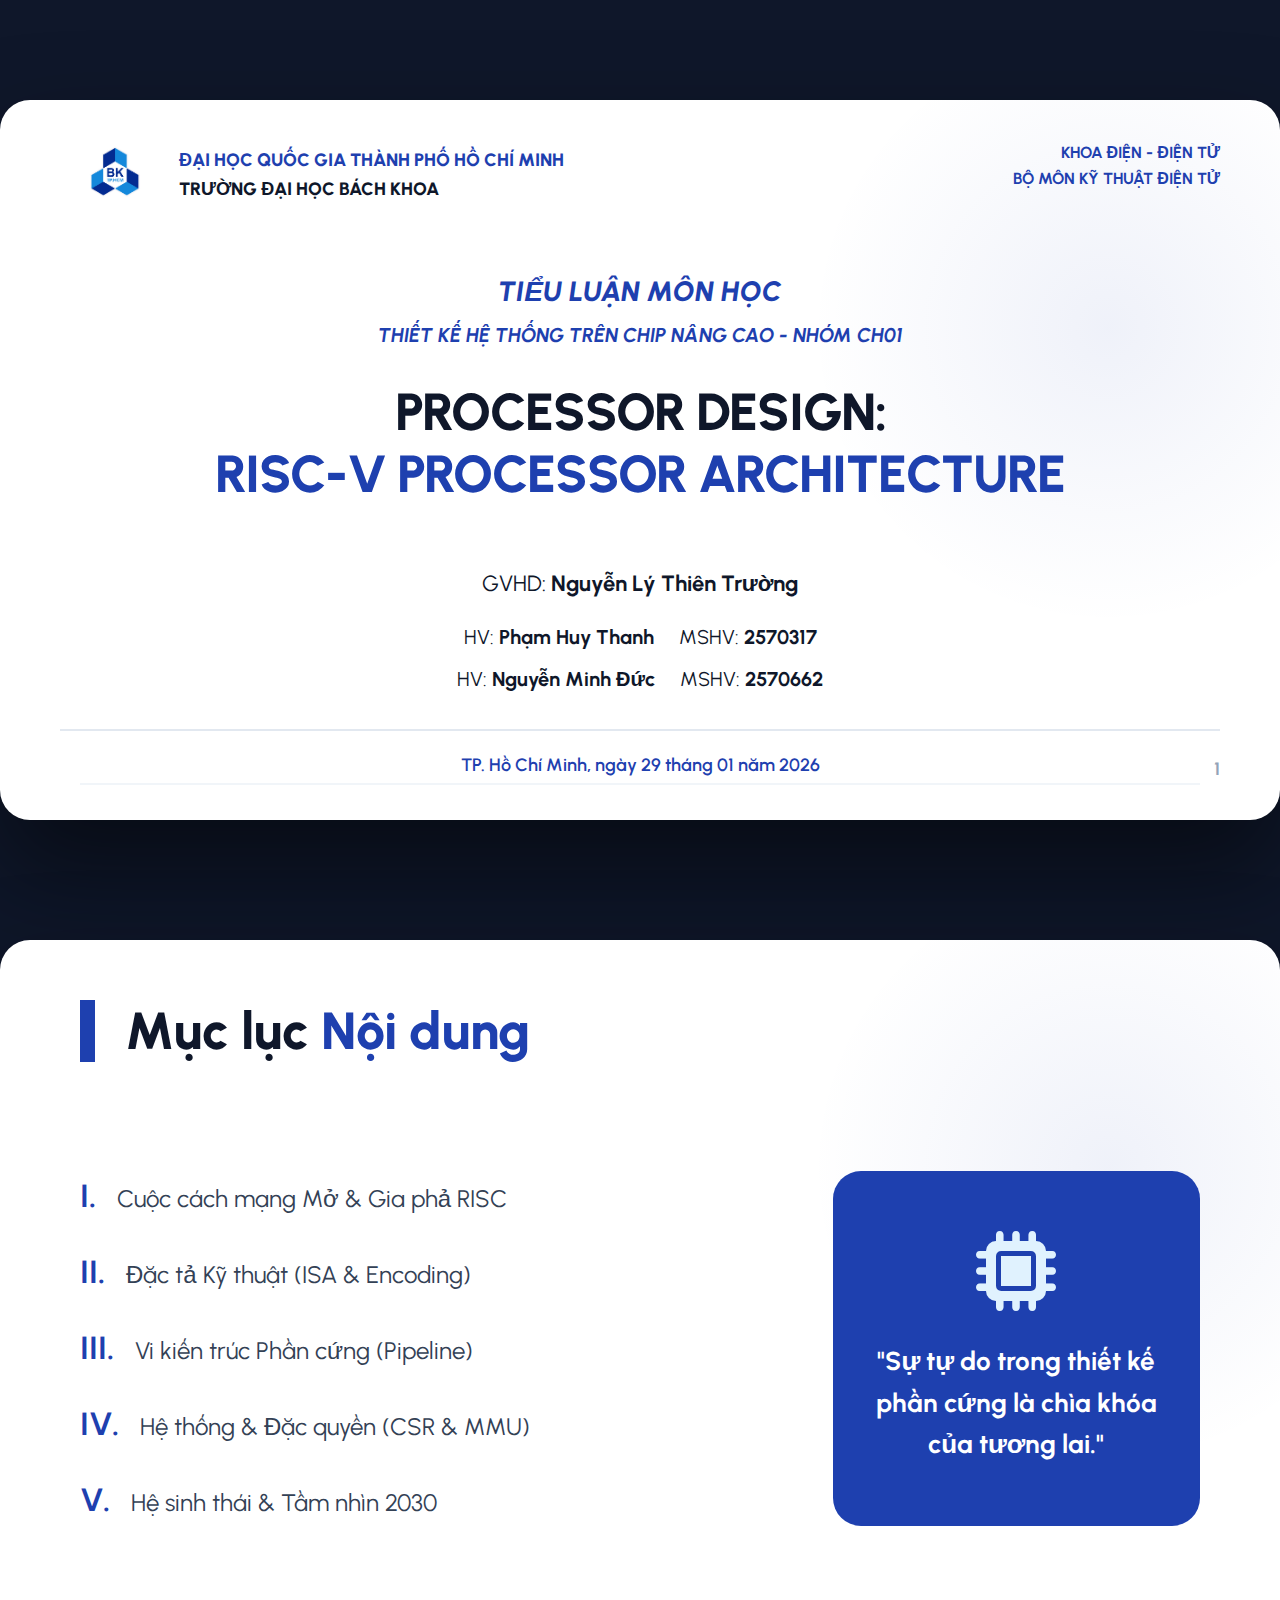
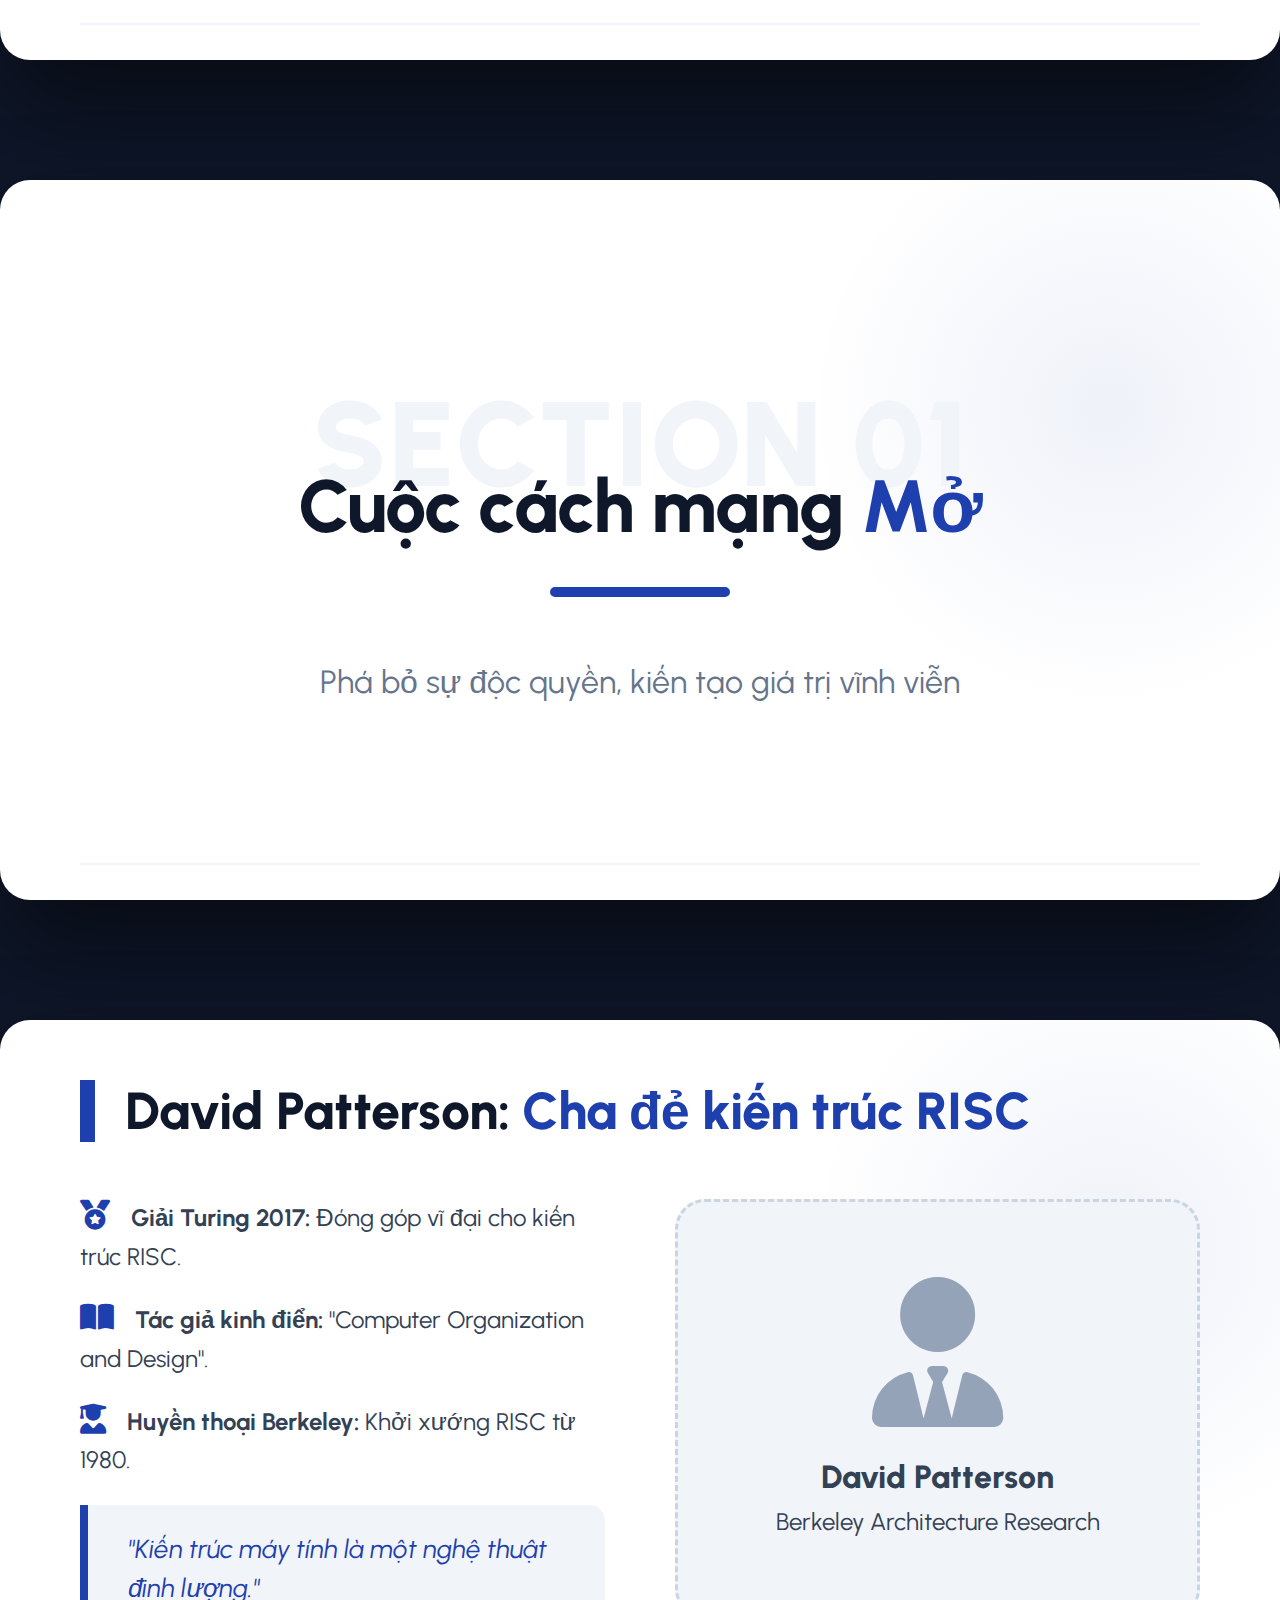
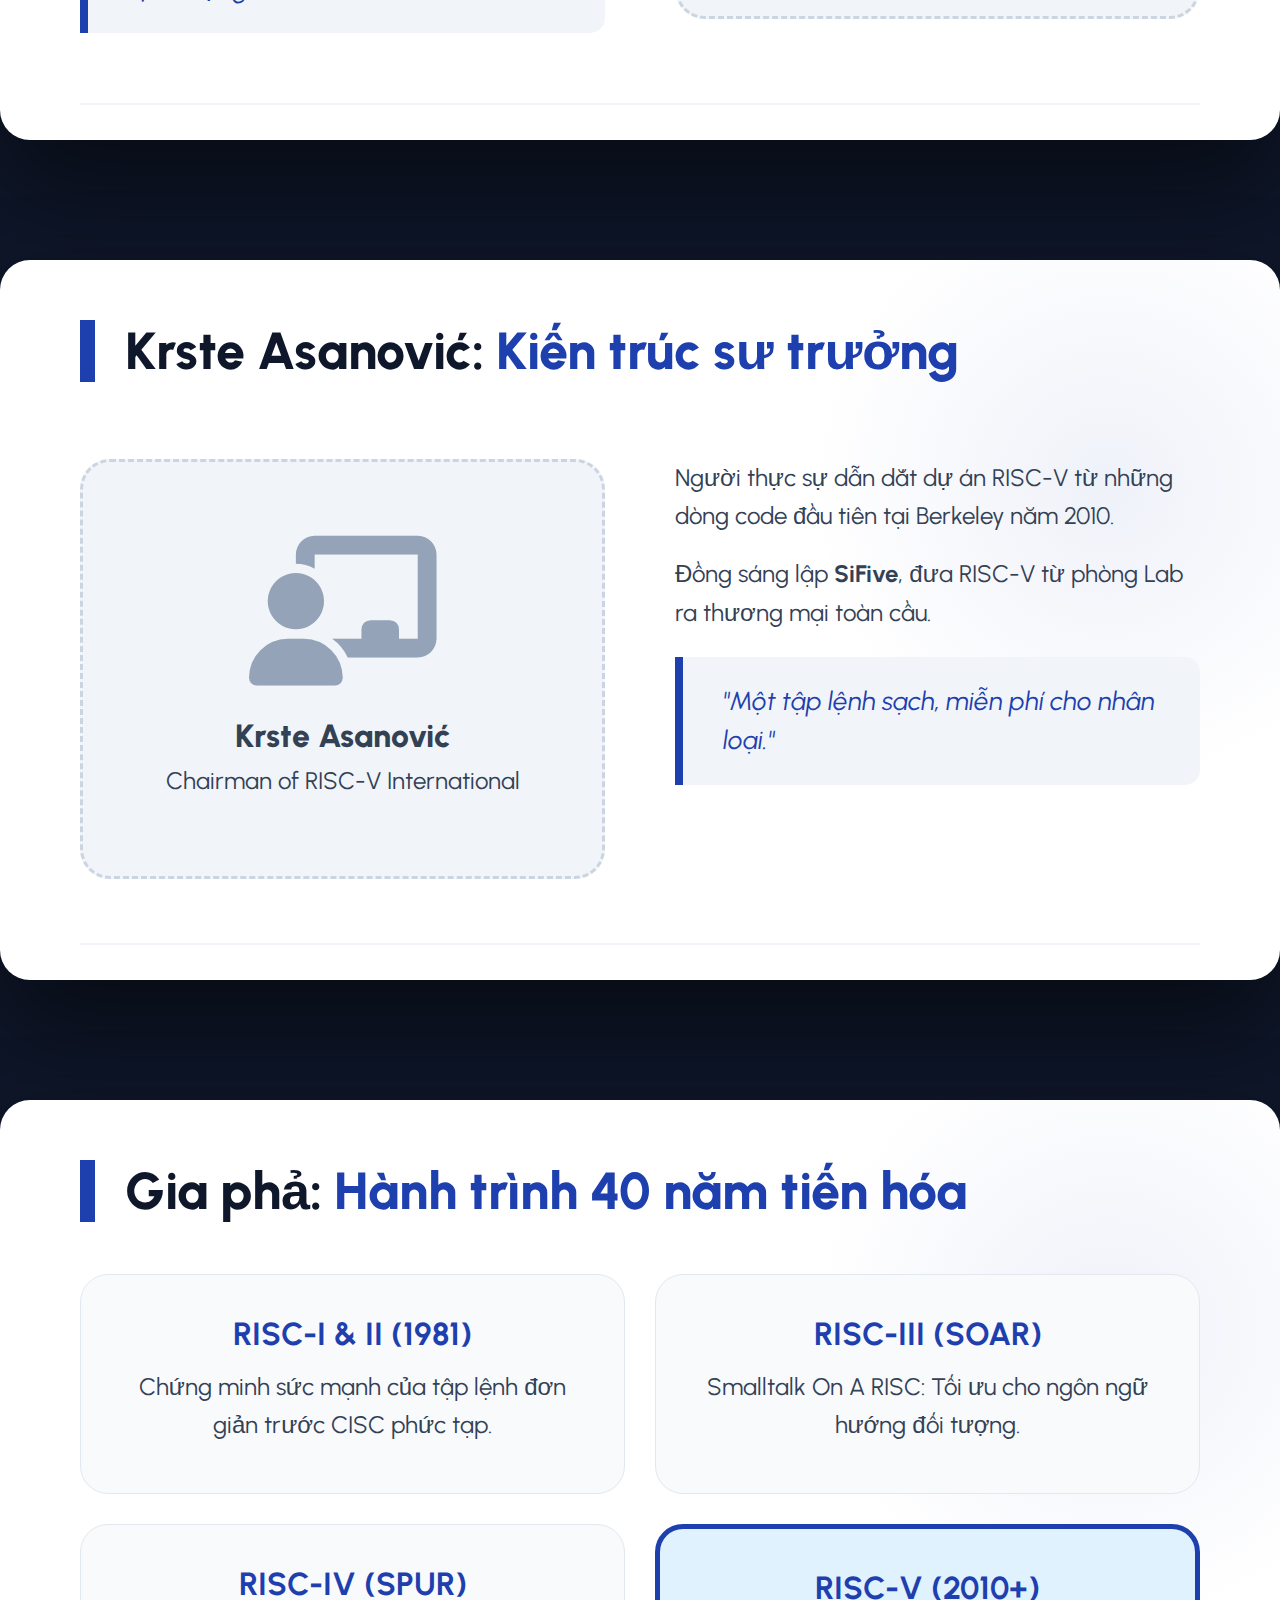
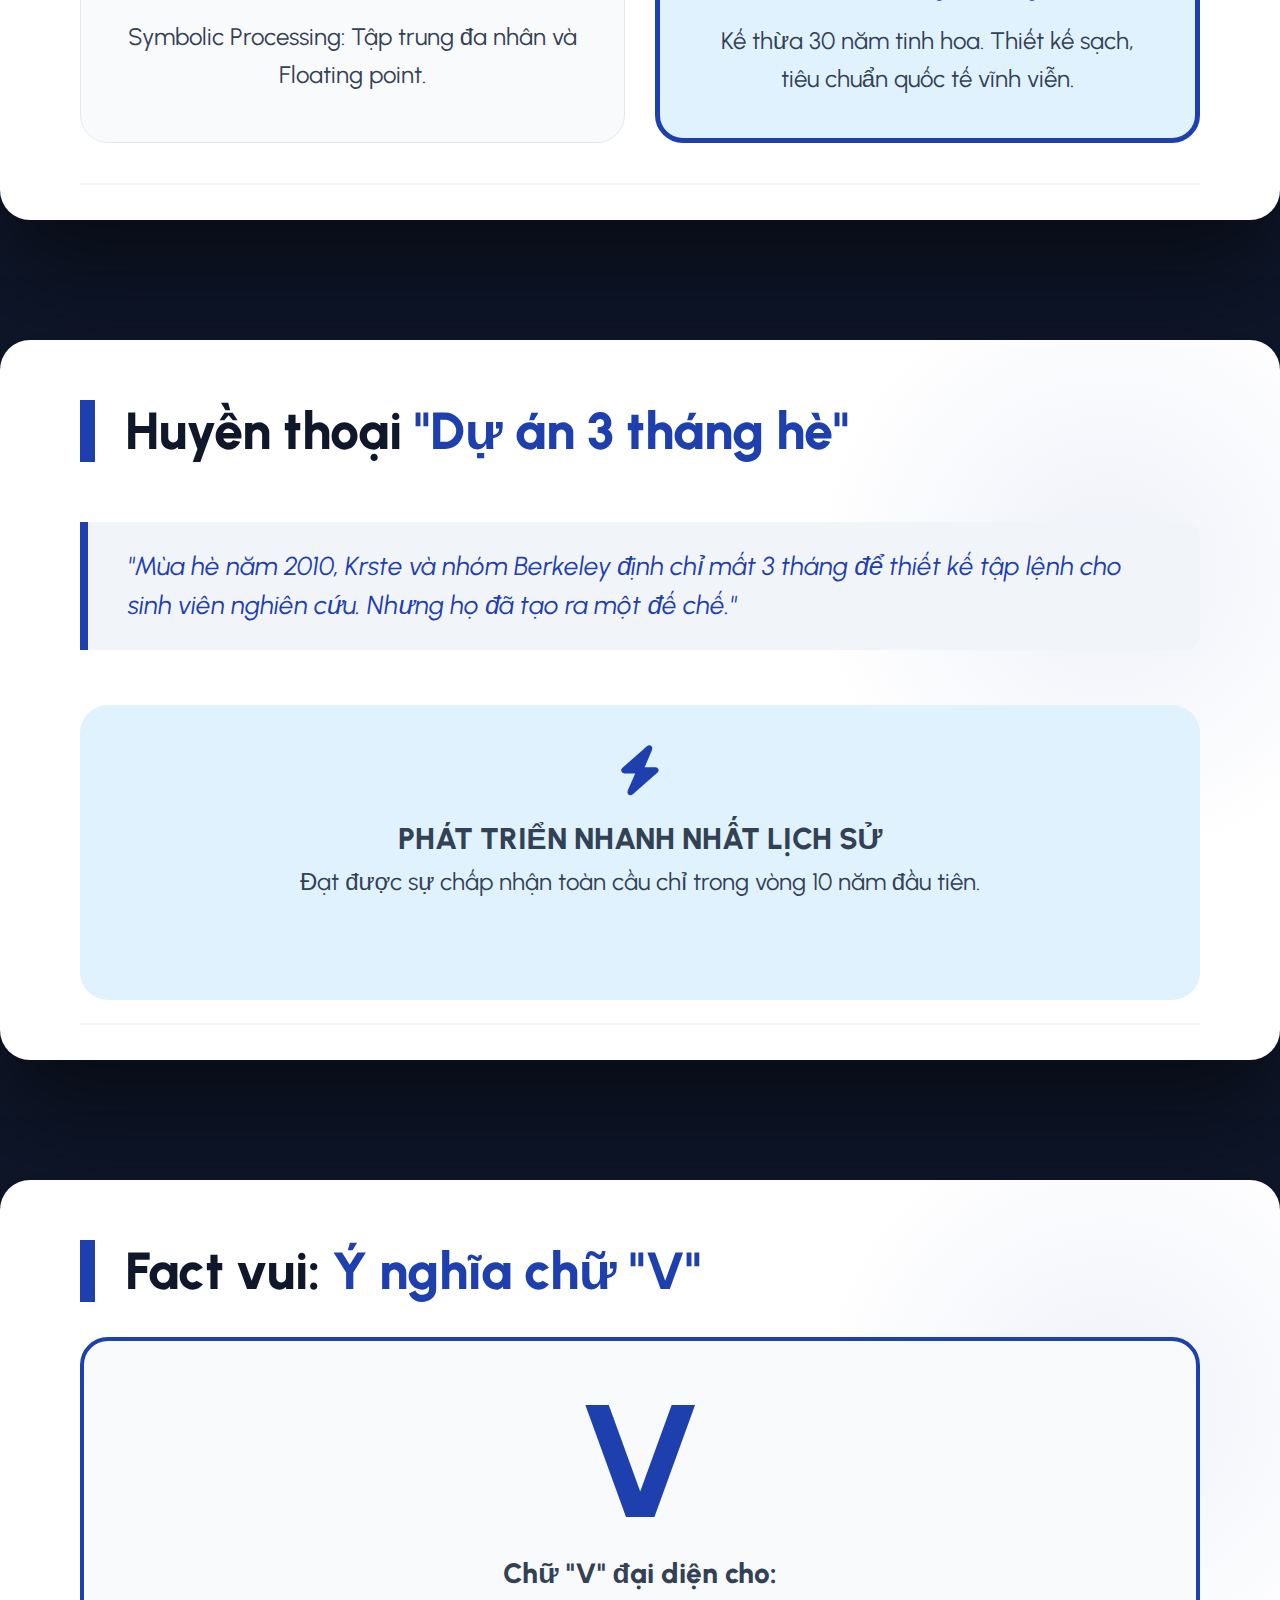
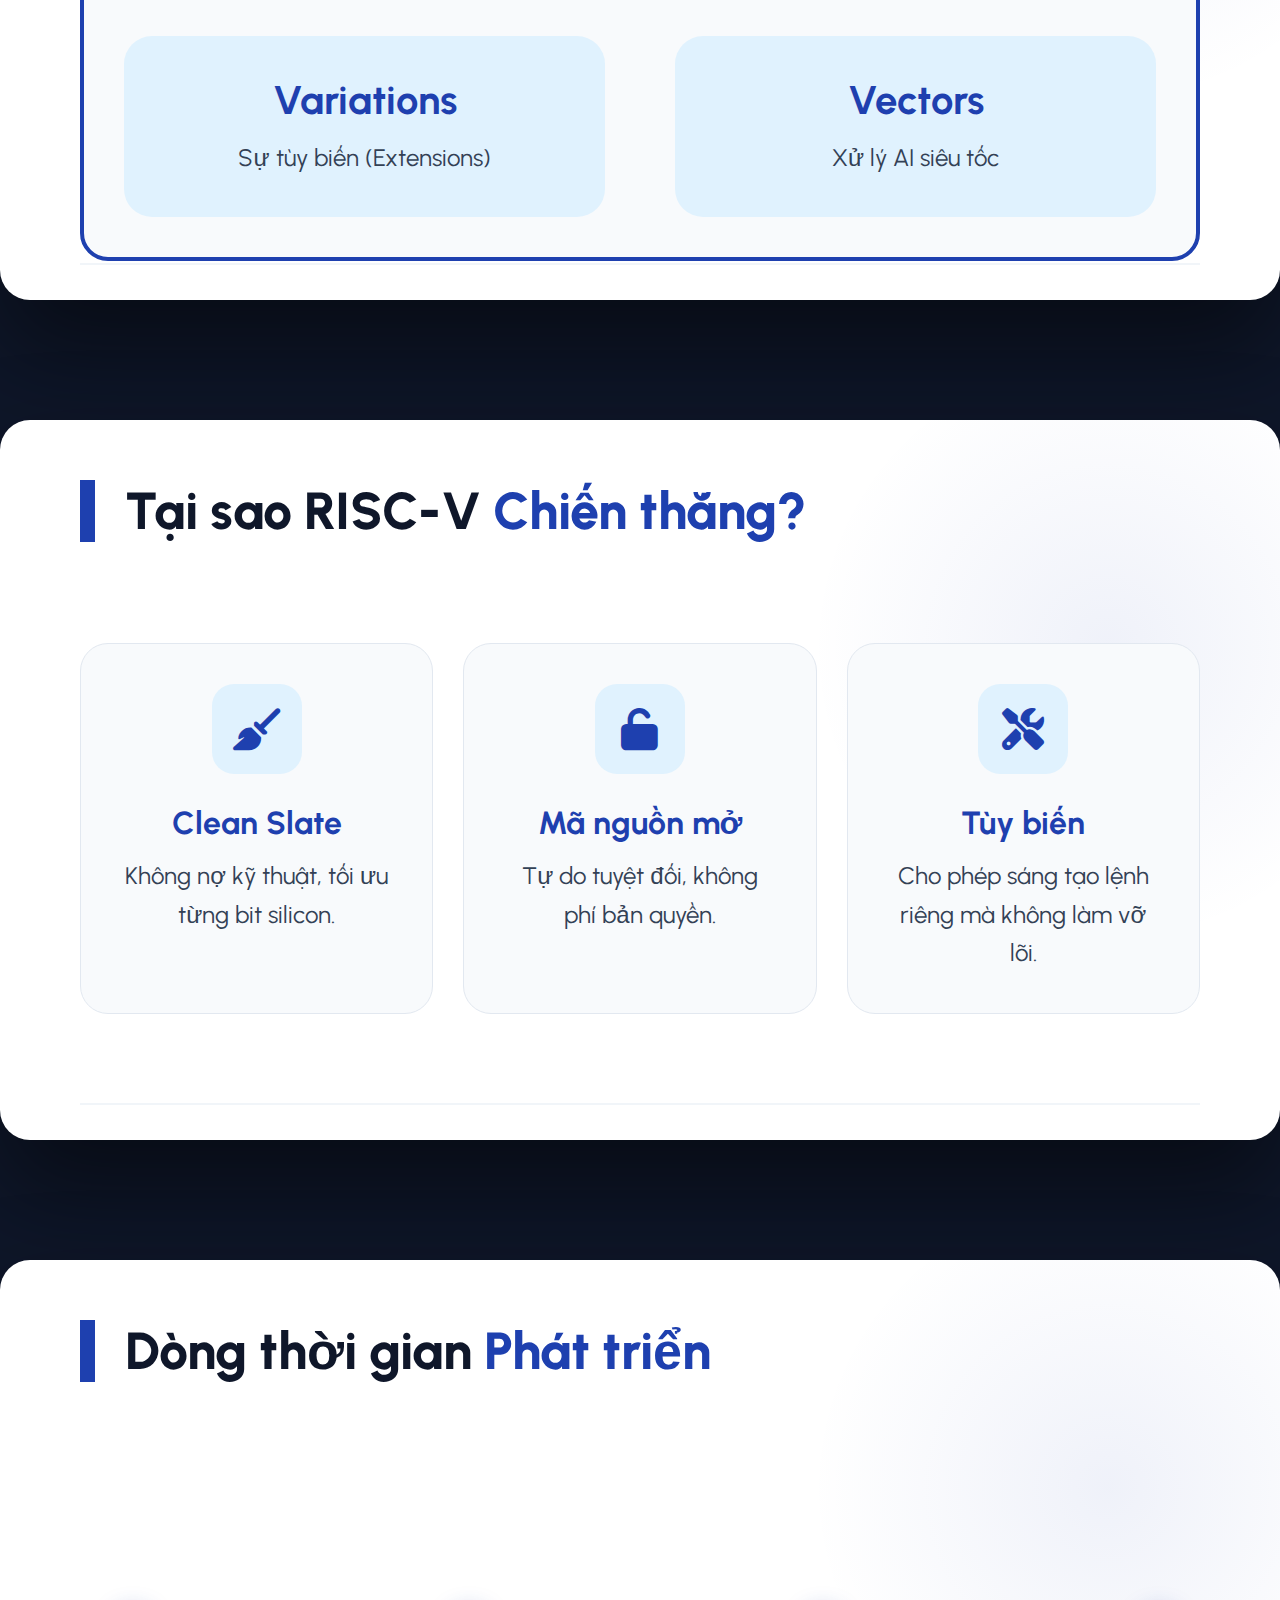
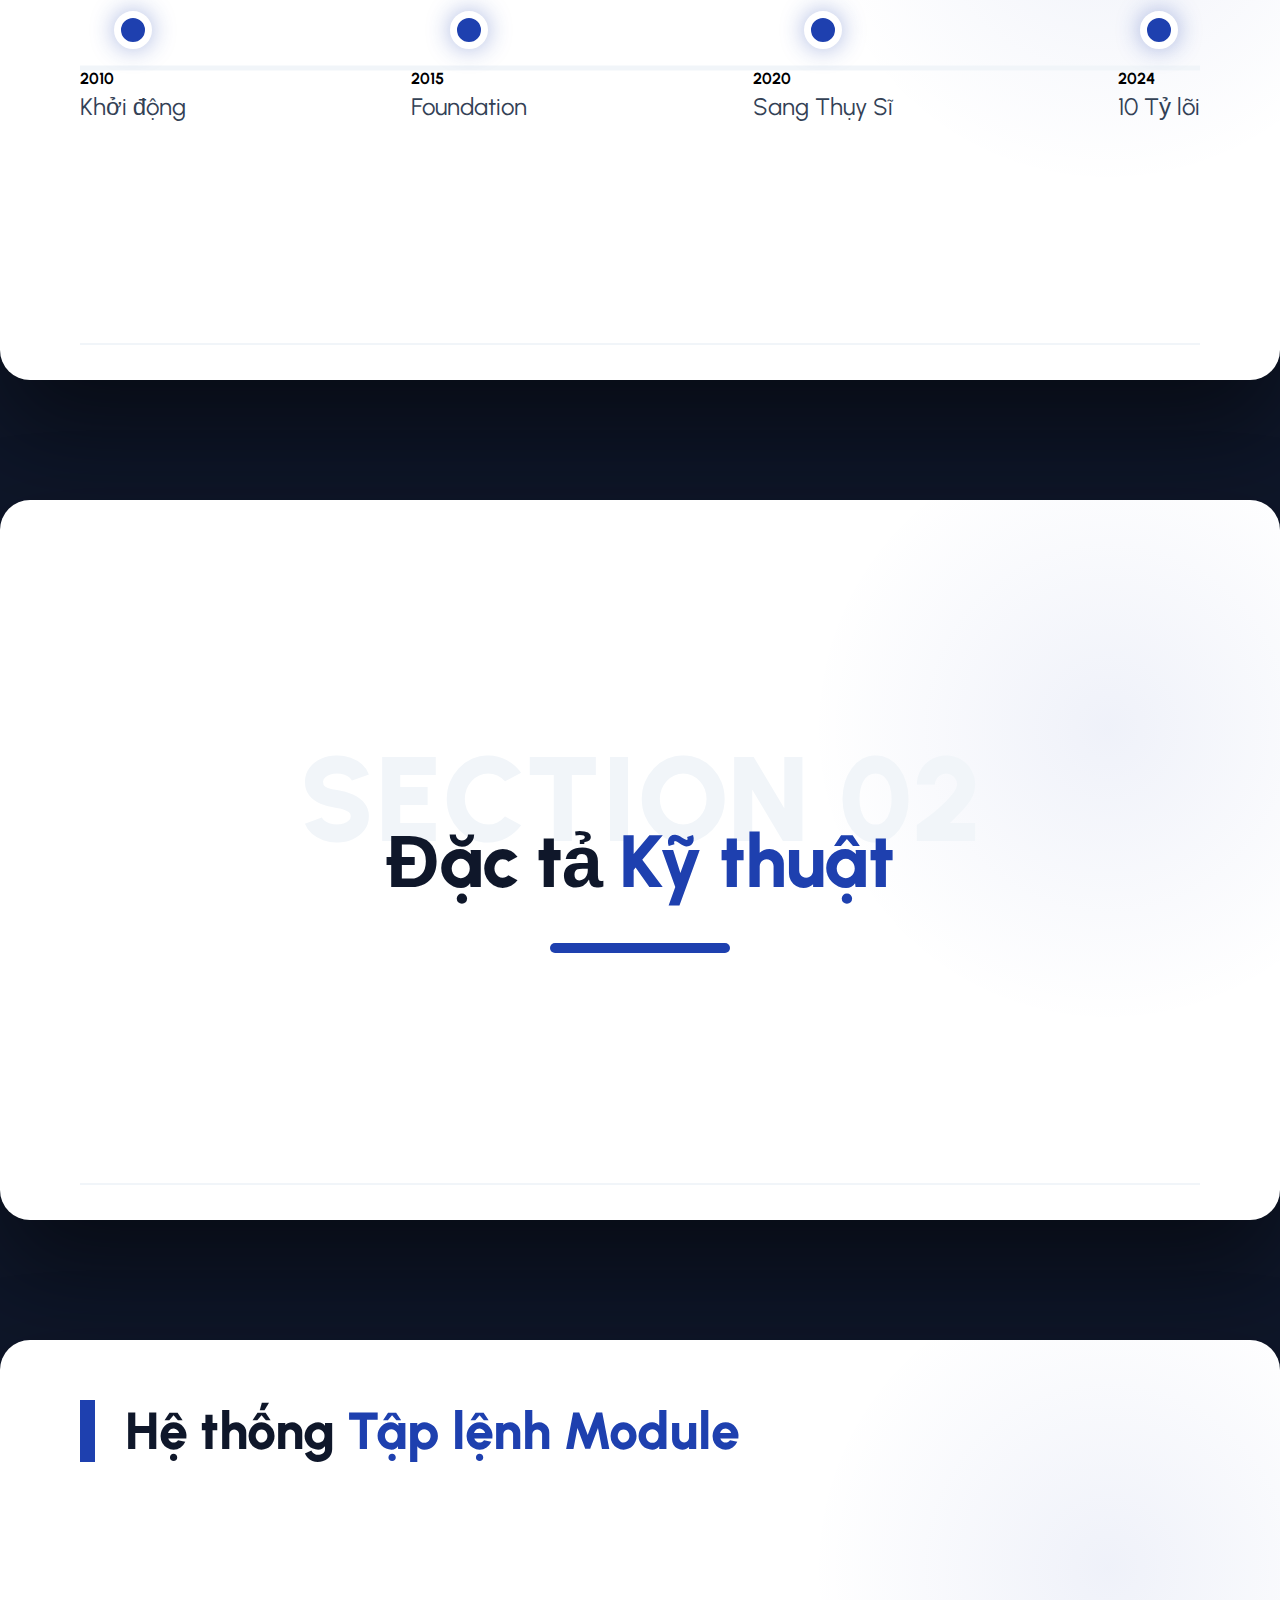
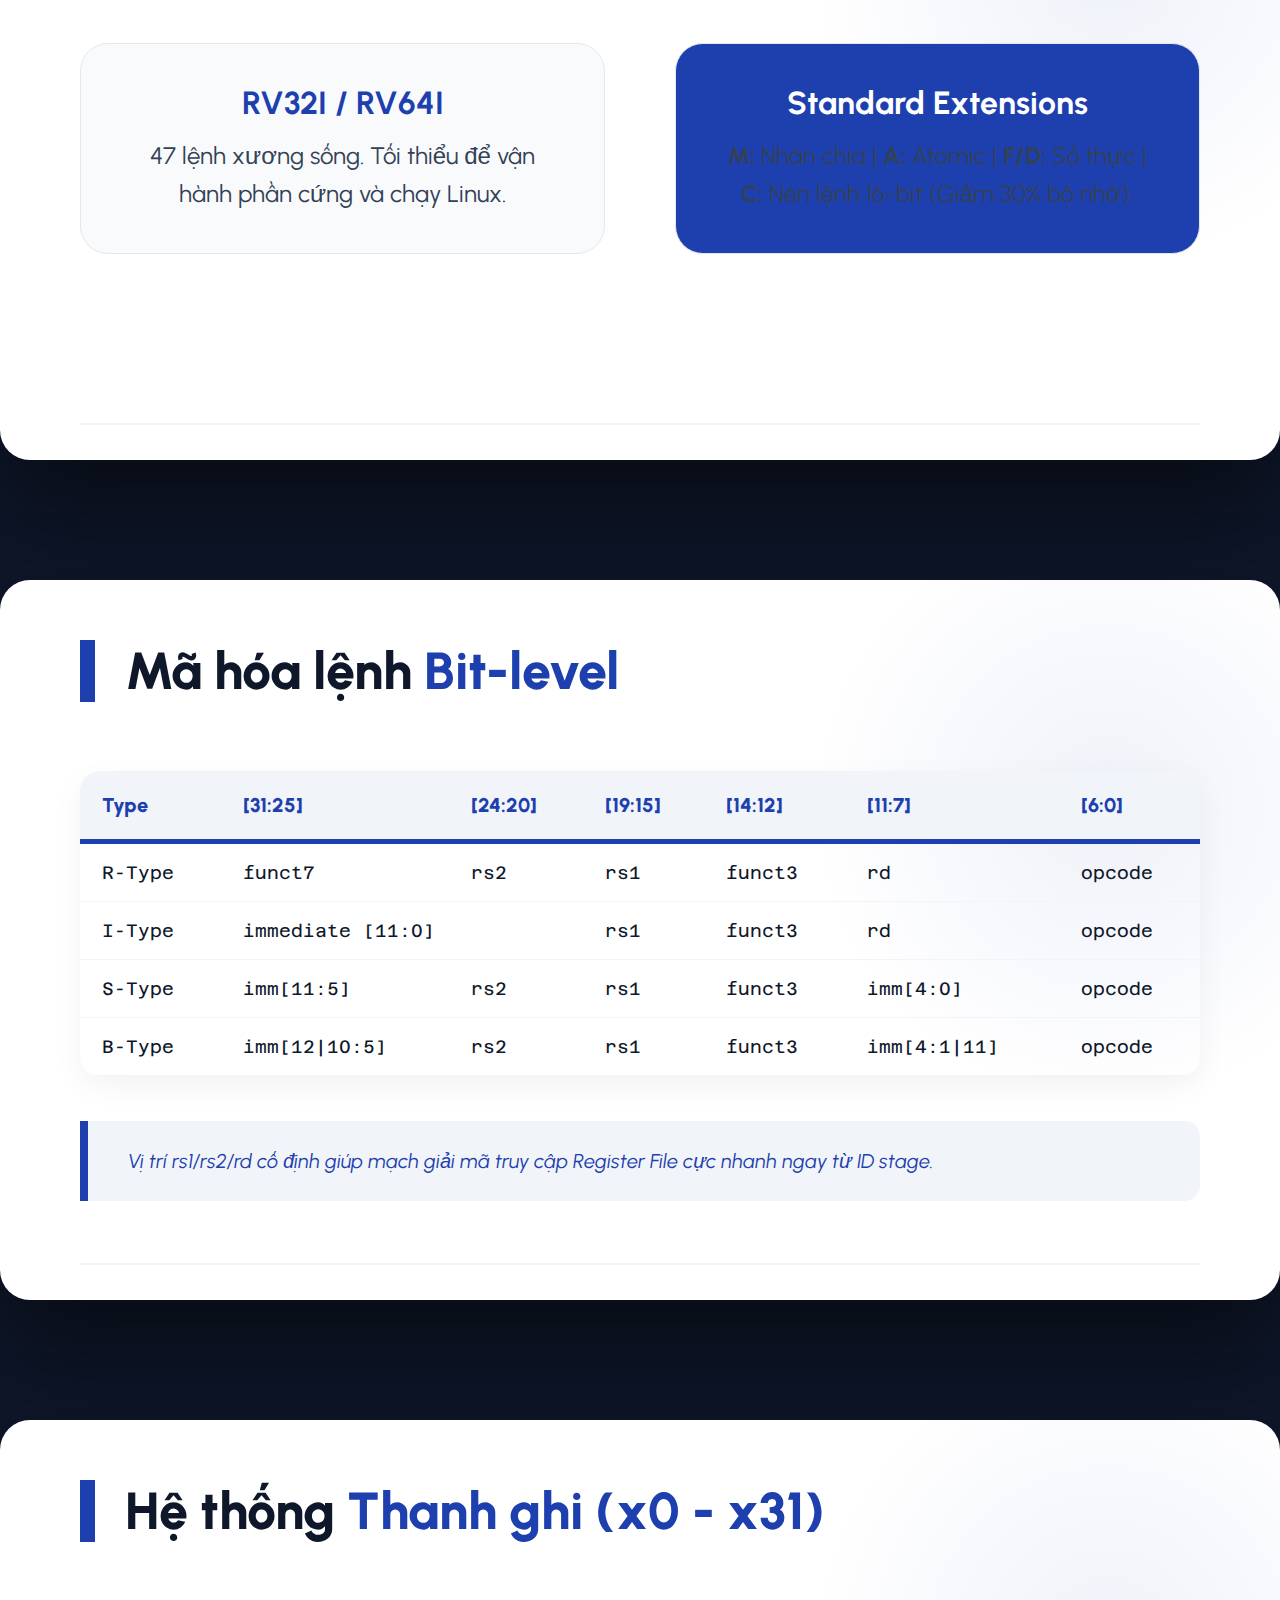
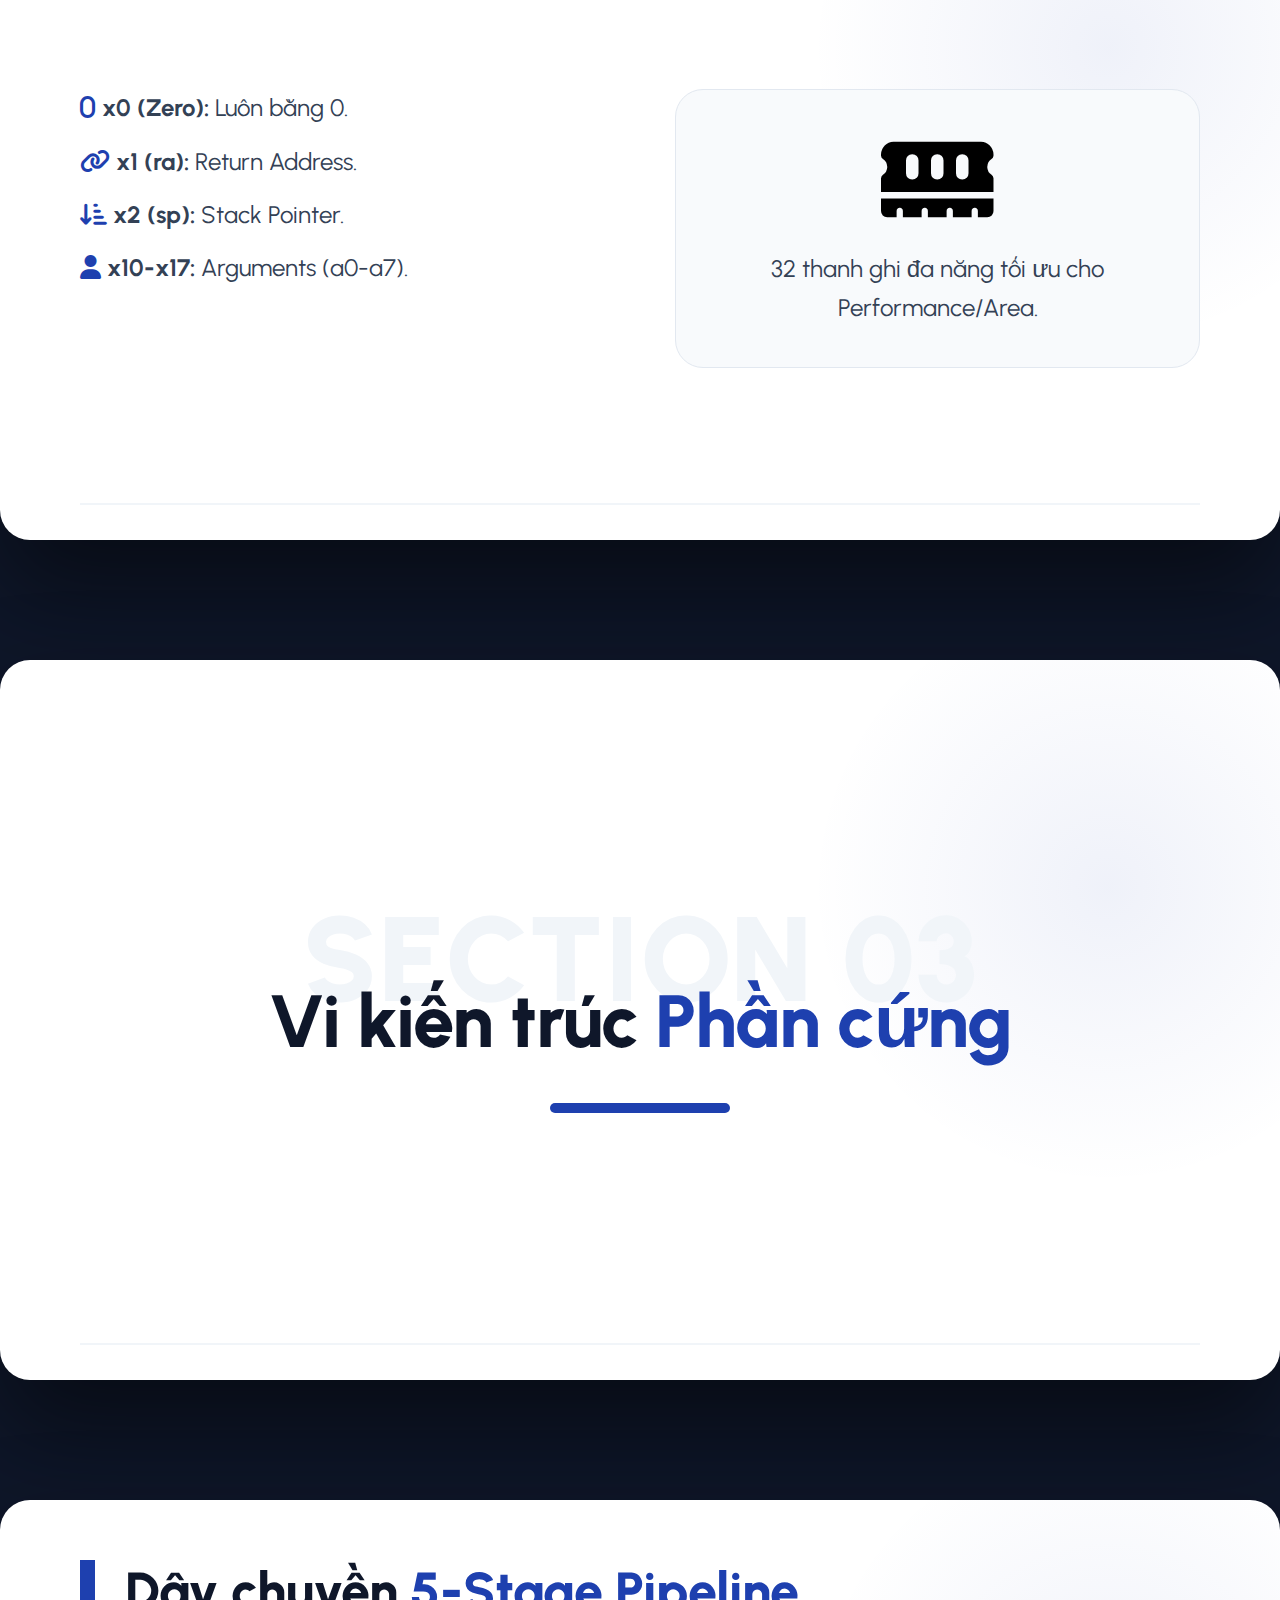
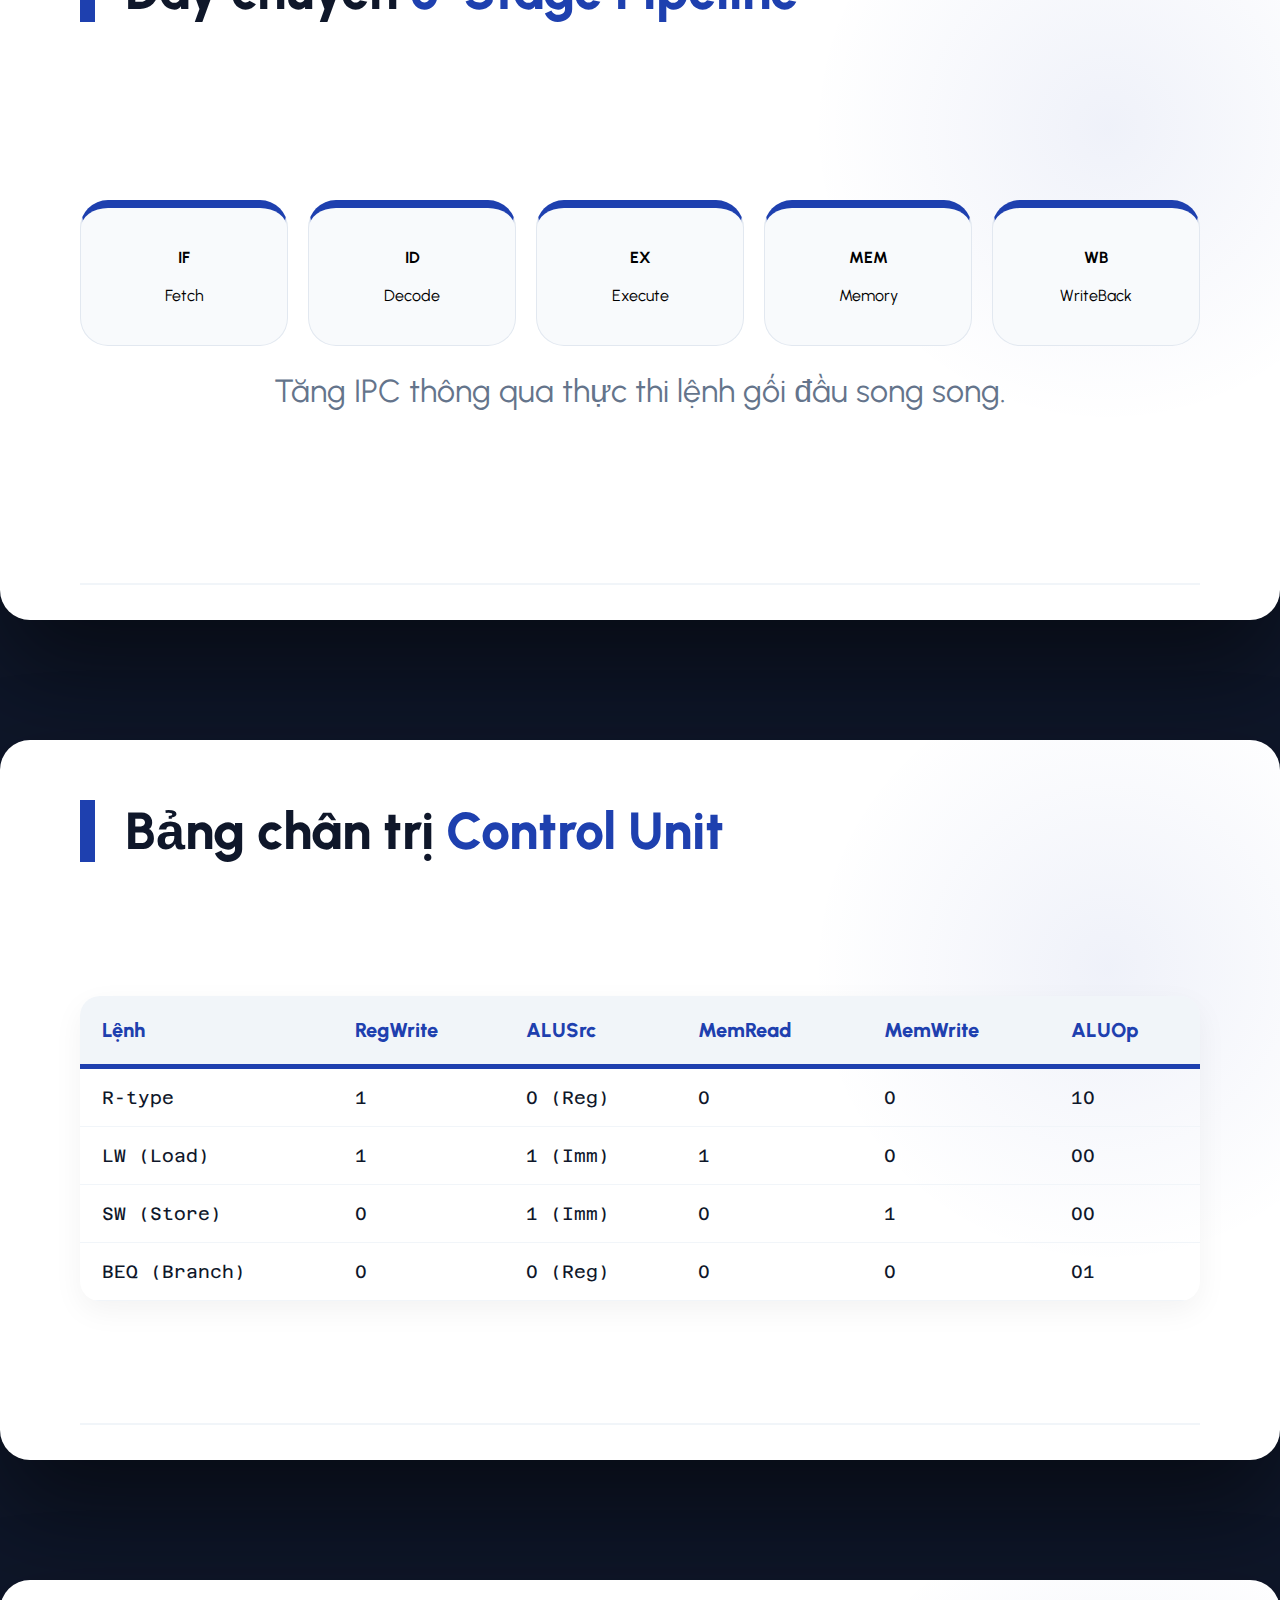
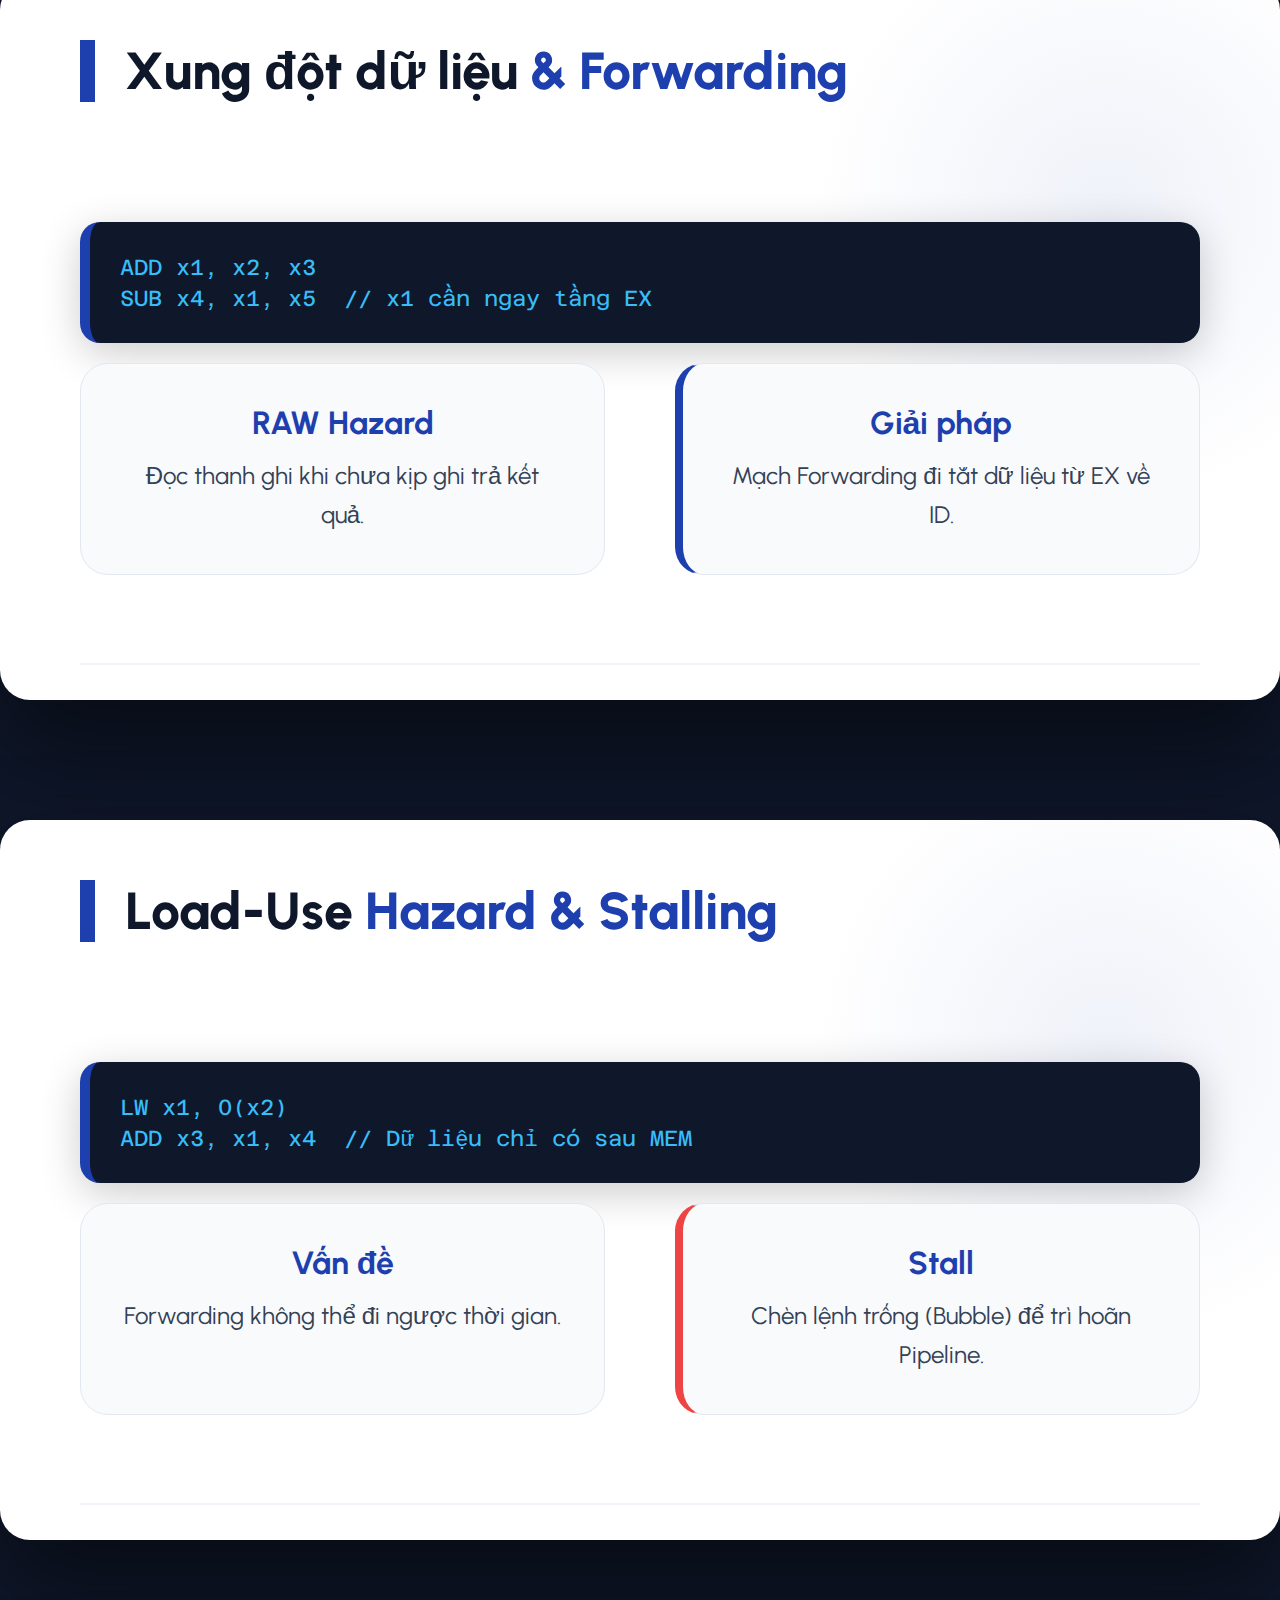
<file: html.html>
<!DOCTYPE html>
<html lang="vi">

<head>
    <meta charset="UTF-8">
    <meta name="viewport" content="width=device-width, initial-scale=1.0">
    <title>Processor Design: RISC-V Architecture</title>
    <link rel="preconnect" href="https://fonts.googleapis.com">
    <link rel="preconnect" href="https://fonts.gstatic.com" crossorigin>
    <link
        href="https://fonts.googleapis.com/css2?family=Urbanist:wght@400;700;800&family=Azeret+Mono:wght@400;500&display=swap"
        rel="stylesheet">
    <link rel="stylesheet" href="https://cdnjs.cloudflare.com/ajax/libs/font-awesome/6.5.1/css/all.min.css">
    <style>
        /* 1. CORE RESET & LAYOUT */
        * {
            box-sizing: border-box;
            margin: 0;
            padding: 0;
        }

        html,
        body {
            background-color: #0f172a;
            scroll-behavior: smooth;
        }

        body {
            display: flex;
            flex-direction: column;
            align-items: center;
            gap: 120px;
            padding: 100px 0;
            font-family: 'Urbanist', sans-serif;
        }

        .slide-container {
            width: 1280px;
            height: 720px;
            background-color: #ffffff;
            border-radius: 30px;
            box-shadow: 0 50px 100px rgba(0, 0, 0, 0.5);
            display: flex;
            flex-direction: column;
            padding: 60px 80px;
            position: relative;
            overflow: hidden;
            flex-shrink: 0;
        }

        /* Decorative Elements */
        .slide-container::before {
            content: '';
            position: absolute;
            top: -10%;
            right: -10%;
            width: 600px;
            height: 600px;
            background: radial-gradient(circle, rgba(30, 64, 175, 0.07) 0%, transparent 70%);
            z-index: 0;
        }

        .slide-container::after {
            content: '';
            position: absolute;
            bottom: 35px;
            left: 80px;
            right: 80px;
            height: 2px;
            background: #f1f5f9;
            z-index: 0;
        }

        .slide-container>* {
            position: relative;
            z-index: 1;
        }

        /* 2. TYPOGRAPHY */
        h1 {
            font-size: 74px;
            font-weight: 800;
            color: #0f172a;
            line-height: 1.1;
            letter-spacing: -1px;
        }

        h1 span {
            color: #1e40af;
        }

        .slide-title {
            font-size: 52px;
            font-weight: 800;
            margin-bottom: 35px;
            border-left: 15px solid #1e40af;
            padding-left: 30px;
            color: #0f172a;
        }

        .slide-title span {
            color: #1e40af;
        }

        h3 {
            font-size: 32px;
            color: #1e40af;
            margin-bottom: 15px;
            font-weight: 700;
        }

        p,
        li {
            font-size: 24px;
            color: #334155;
            line-height: 1.6;
        }

        .subtitle {
            font-size: 32px;
            color: #64748b;
            margin-top: 20px;
        }

        .quote-box {
            font-style: italic;
            color: #1e40af;
            border-left: 8px solid #1e40af;
            background: #f1f5f9;
            padding: 25px 40px;
            margin: 25px 0;
            font-size: 26px;
            border-radius: 0 15px 15px 0;
            line-height: 1.5;
        }

        /* 3. GRID & COMPONENTS */
        .content-area {
            flex-grow: 1;
            display: flex;
            flex-direction: column;
            justify-content: center;
            width: 100%;
        }

        .two-column {
            display: grid;
            grid-template-columns: 1fr 1fr;
            gap: 70px;
            width: 100%;
            align-items: start;
        }

        .grid-3 {
            display: grid;
            grid-template-columns: repeat(3, 1fr);
            gap: 30px;
            width: 100%;
        }

        .tile {
            background: #f8fafc;
            border-radius: 28px;
            border: 1px solid #e2e8f0;
            padding: 40px;
            flex: 1;
            transition: all 0.3s ease;
            display: flex;
            flex-direction: column;
            align-items: center;
            text-align: center;
            height: 100%;
        }

        .tile:hover {
            transform: translateY(-12px);
            border-color: #1e40af;
            box-shadow: 0 25px 50px rgba(30, 64, 175, 0.1);
        }

        .tile .icon {
            background: #e0f2fe;
            color: #1e40af;
            width: 90px;
            height: 90px;
            border-radius: 22px;
            display: flex;
            align-items: center;
            justify-content: center;
            font-size: 42px;
            margin-bottom: 30px;
        }

        .image-placeholder {
            width: 100%;
            height: 420px;
            background: #f1f5f9;
            border-radius: 30px;
            display: flex;
            flex-direction: column;
            align-items: center;
            justify-content: center;
            border: 3px dashed #cbd5e1;
            color: #94a3b8;
        }

        /* Timeline */
        .timeline-container {
            display: flex;
            justify-content: space-between;
            position: relative;
            padding: 50px 0;
            width: 100%;
        }

        .timeline-line {
            position: absolute;
            top: 50%;
            left: 0;
            right: 0;
            height: 5px;
            background: #f1f5f9;
            transform: translateY(-50%);
        }

        .t-dot {
            width: 38px;
            height: 38px;
            background: #1e40af;
            border: 7px solid #fff;
            border-radius: 50%;
            margin: 0 auto 20px;
            box-shadow: 0 0 25px rgba(30, 64, 175, 0.4);
            z-index: 2;
            position: relative;
        }

        /* Tables */
        table {
            width: 100%;
            border-collapse: collapse;
            border-radius: 20px;
            overflow: hidden;
            margin: 20px 0;
            box-shadow: 0 10px 30px rgba(0, 0, 0, 0.05);
        }

        th {
            background: #f1f5f9;
            color: #1e40af;
            padding: 22px;
            text-align: left;
            border-bottom: 5px solid #1e40af;
            font-size: 20px;
            font-weight: 800;
        }

        td {
            padding: 18px 22px;
            border-bottom: 1px solid #f1f5f9;
            font-family: 'Azeret Mono', monospace;
            font-size: 18px;
            color: #0f172a;
        }

        /* Dashboard UI */
        .perf-grid {
            display: grid;
            grid-template-columns: repeat(3, 1fr);
            gap: 30px;
            margin-bottom: 30px;
            width: 100%;
        }

        .perf-card {
            background: #fff;
            border-radius: 30px;
            padding: 35px;
            border: 1px solid #e2e8f0;
            text-align: center;
            position: relative;
            transition: 0.3s;
        }

        .perf-card::before {
            content: '';
            position: absolute;
            top: 0;
            left: 0;
            width: 100%;
            height: 10px;
            border-radius: 30px 30px 0 0;
        }

        .perf-card.v1::before {
            background: #94a3b8;
        }

        .perf-card.v2::before {
            background: #3b82f6;
        }

        .perf-card.v3::before {
            background: #1e40af;
        }

        .perf-val {
            font-size: 48px;
            font-weight: 800;
            color: #1e40af;
            margin-bottom: 10px;
        }

        .speed-bar {
            width: 100%;
            height: 12px;
            background: #f1f5f9;
            border-radius: 6px;
            margin-top: 20px;
            overflow: hidden;
        }

        .speed-fill {
            height: 100%;
            transition: width 1s ease-in-out;
        }

        .code-box {
            background: #0f172a;
            color: #38bdf8;
            padding: 30px;
            border-radius: 20px;
            font-family: 'Azeret Mono', monospace;
            font-size: 22px;
            margin: 20px 0;
            line-height: 1.4;
            border-left: 10px solid #1e40af;
            box-shadow: 0 10px 40px rgba(0, 0, 0, 0.2);
        }

        /* AI Assistant */
        #ai-assistant-toggle {
            position: fixed;
            bottom: 40px;
            right: 40px;
            width: 75px;
            height: 75px;
            background: #1e40af;
            color: white;
            border-radius: 50%;
            display: flex;
            align-items: center;
            justify-content: center;
            cursor: pointer;
            z-index: 1000;
            box-shadow: 0 15px 40px rgba(30, 64, 175, 0.6);
            font-size: 32px;
            transition: 0.2s;
        }

        #ai-assistant-toggle:hover {
            transform: scale(1.1) rotate(10deg);
        }

        #ai-container {
            position: fixed;
            bottom: 130px;
            right: 40px;
            width: 420px;
            height: 600px;
            background: white;
            border-radius: 28px;
            box-shadow: 0 30px 80px rgba(0, 0, 0, 0.4);
            display: none;
            flex-direction: column;
            z-index: 1000;
            border: 1px solid #e2e8f0;
            overflow: hidden;
        }

        #ai-messages {
            flex-grow: 1;
            overflow-y: auto;
            padding: 25px;
            background: #f8fafc;
            display: flex;
            flex-direction: column;
            gap: 15px;
        }

        #ai-input-area {
            padding: 20px;
            display: flex;
            gap: 12px;
            border-top: 1px solid #e2e8f0;
        }

        #ai-input {
            flex-grow: 1;
            padding: 12px;
            border: 1px solid #cbd5e1;
            border-radius: 12px;
            outline: none;
        }

        #ai-send {
            background: #1e40af;
            color: white;
            border: none;
            padding: 10px 20px;
            border-radius: 12px;
            cursor: pointer;
            font-weight: 700;
        }

        .bot-msg {
            background: #e2e8f0;
            padding: 15px;
            border-radius: 18px;
            align-self: flex-start;
        }

        .user-msg {
            background: #1e40af;
            color: white;
            padding: 15px;
            border-radius: 18px;
            align-self: flex-end;
        }
    </style>
</head>

<body>

    <!-- SLIDE 1: COVER -->
    <div class="slide-container" style="padding: 40px 60px;">
        <!-- Header với logo và tên trường -->
        <div style="display: flex; justify-content: space-between; align-items: flex-start; width: 100%;">
            <!-- Bên trái: Logo + Tên trường -->
            <div style="display: flex; align-items: center; gap: 20px;">
                <img src="hcmut_logo.png" alt="HCMUT Logo" style="height: 70px;">
                <div style="text-align: left;">
                    <p style="font-size: 18px; font-weight: 800; color: #1e40af; margin: 0;">ĐẠI HỌC QUỐC GIA THÀNH PHỐ
                        HỒ CHÍ MINH</p>
                    <p style="font-size: 18px; font-weight: 800; color: #0f172a; margin: 0;">TRƯỜNG ĐẠI HỌC BÁCH KHOA
                    </p>
                </div>
            </div>
            <!-- Bên phải: Khoa -->
            <div style="text-align: right;">
                <p style="font-size: 16px; font-weight: 700; color: #1e40af; margin: 0;">KHOA ĐIỆN - ĐIỆN TỬ</p>
                <p style="font-size: 16px; font-weight: 700; color: #1e40af; margin: 0;">BỘ MÔN KỸ THUẬT ĐIỆN TỬ</p>
            </div>
        </div>

        <!-- Nội dung chính -->
        <div
            style="flex-grow: 1; display: flex; flex-direction: column; justify-content: center; align-items: center; text-align: center; margin-top: 30px;">
            <p style="font-size: 28px; font-weight: 800; color: #1e40af; font-style: italic; margin-bottom: 5px;">TIỂU
                LUẬN MÔN HỌC</p>
            <p style="font-size: 20px; font-weight: 700; color: #1e40af; font-style: italic; margin-bottom: 30px;">THIẾT
                KẾ HỆ THỐNG TRÊN CHIP NÂNG CAO - NHÓM CH01</p>

            <h1 style="font-size: 52px; font-weight: 800; color: #0f172a; margin: 0; line-height: 1.2;">PROCESSOR
                DESIGN:</h1>
            <h1 style="font-size: 52px; font-weight: 800; color: #1e40af; margin: 0; line-height: 1.2;">RISC-V PROCESSOR
                ARCHITECTURE</h1>

            <!-- Thông tin GVHD và HV -->
            <div style="margin-top: 50px; text-align: center;">
                <p style="font-size: 22px; color: #0f172a; margin: 10px 0;">
                    <span style="font-weight: 400;">GVHD:</span> <b>Nguyễn Lý Thiên Trường</b>
                </p>
                <div style="display: flex; justify-content: center; gap: 60px; margin-top: 15px;">
                    <p style="font-size: 20px; color: #0f172a; margin: 5px 0;">
                        HV: <b>Phạm Huy Thanh</b> &nbsp;&nbsp;&nbsp; MSHV: <b>2570317</b>
                    </p>
                </div>
                <div style="display: flex; justify-content: center; gap: 60px;">
                    <p style="font-size: 20px; color: #0f172a; margin: 5px 0;">
                        HV: <b>Nguyễn Minh Đức</b> &nbsp;&nbsp;&nbsp; MSHV: <b>2570662</b>
                    </p>
                </div>
            </div>
        </div>

        <!-- Footer -->
        <div style="width: 100%; text-align: center; padding-top: 20px; border-top: 2px solid #e2e8f0;">
            <p style="font-size: 18px; color: #1e40af; font-weight: 600; margin: 0;">TP. Hồ Chí Minh, ngày 29 tháng 01
                năm 2026</p>
        </div>

        <!-- Số trang -->
        <div style="position: absolute; bottom: 40px; right: 60px; font-size: 18px; color: #94a3b8; font-weight: 700;">1
        </div>
    </div>

    <!-- SLIDE 2: TOC -->
    <div class="slide-container">
        <h2 class="slide-title">Mục lục <span>Nội dung</span></h2>
        <div class="content-area">
            <div class="two-column" style="grid-template-columns: 1.3fr 0.7fr;">
                <ul style="list-style: none; display: flex; flex-direction: column; gap: 25px;">
                    <li><b style="color:#1e40af; font-size: 32px; margin-right: 15px;">I.</b> Cuộc cách mạng Mở & Gia
                        phả RISC</li>
                    <li><b style="color:#1e40af; font-size: 32px; margin-right: 15px;">II.</b> Đặc tả Kỹ thuật (ISA &
                        Encoding)</li>
                    <li><b style="color:#1e40af; font-size: 32px; margin-right: 15px;">III.</b> Vi kiến trúc Phần cứng
                        (Pipeline)</li>
                    <li><b style="color:#1e40af; font-size: 32px; margin-right: 15px;">IV.</b> Hệ thống & Đặc quyền (CSR
                        & MMU)</li>
                    <li><b style="color:#1e40af; font-size: 32px; margin-right: 15px;">V.</b> Hệ sinh thái & Tầm nhìn
                        2030</li>
                </ul>
                <div class="tile" style="background: #1e40af; color: white; border: none; justify-content: center;">
                    <i class="fa-solid fa-microchip" style="font-size: 80px; margin-bottom: 30px; color: #e0f2fe;"></i>
                    <p style="color: white; font-weight: 700; font-size: 26px;">"Sự tự do trong thiết kế phần cứng là
                        chìa khóa của tương lai."</p>
                </div>
            </div>
        </div>
    </div>

    <!-- SLIDE 3: CHƯƠNG I -->
    <div class="slide-container">
        <div style="text-align: center; height: 100%; display: flex; flex-direction: column; justify-content: center;">
            <h2 style="font-size: 120px; color: #f1f5f9; font-weight: 900; margin-bottom: -50px;">SECTION 01</h2>
            <h1>Cuộc cách mạng <span>Mở</span></h1>
            <hr
                style="width: 180px; height: 10px; background: #1e40af; border: none; margin: 40px auto; border-radius: 5px;">
            <p class="subtitle">Phá bỏ sự độc quyền, kiến tạo giá trị vĩnh viễn</p>
        </div>
    </div>

    <!-- SLIDE 4: DAVID PATTERSON -->
    <div class="slide-container">
        <h2 class="slide-title">David Patterson: <span>Cha đẻ kiến trúc RISC</span></h2>
        <div class="content-area">
            <div class="two-column">
                <div>
                    <ul style="list-style: none; padding: 0; display: flex; flex-direction: column; gap: 25px;">
                        <li><i class="fa-solid fa-medal"
                                style="color:#1e40af; font-size: 30px; margin-right: 15px;"></i> <b>Giải Turing
                                2017:</b> Đóng góp vĩ đại cho kiến trúc RISC.</li>
                        <li><i class="fa-solid fa-book-open"
                                style="color:#1e40af; font-size: 30px; margin-right: 15px;"></i> <b>Tác giả kinh
                                điển:</b> "Computer Organization and Design".</li>
                        <li><i class="fa-solid fa-user-graduate"
                                style="color:#1e40af; font-size: 30px; margin-right: 15px;"></i> <b>Huyền thoại
                                Berkeley:</b> Khởi xướng RISC từ 1980.</li>
                    </ul>
                    <div class="quote-box">"Kiến trúc máy tính là một nghệ thuật định lượng."</div>
                </div>
                <div class="image-placeholder">
                    <i class="fa-solid fa-user-tie" style="font-size: 150px;"></i>
                    <p style="margin-top: 25px; font-weight: 800; font-size: 32px;">David Patterson</p>
                    <p>Berkeley Architecture Research</p>
                </div>
            </div>
        </div>
    </div>

    <!-- SLIDE 5: KRSTE ASANOVIC -->
    <div class="slide-container">
        <h2 class="slide-title">Krste Asanović: <span>Kiến trúc sư trưởng</span></h2>
        <div class="content-area">
            <div class="two-column">
                <div class="image-placeholder">
                    <i class="fa-solid fa-chalkboard-user" style="font-size: 150px;"></i>
                    <p style="margin-top: 25px; font-weight: 800; font-size: 32px;">Krste Asanović</p>
                    <p>Chairman of RISC-V International</p>
                </div>
                <div>
                    <p>Người thực sự dẫn dắt dự án RISC-V từ những dòng code đầu tiên tại Berkeley năm 2010.</p>
                    <p style="margin-top: 20px;">Đồng sáng lập <b>SiFive</b>, đưa RISC-V từ phòng Lab ra thương mại toàn
                        cầu.</p>
                    <div class="quote-box">"Một tập lệnh sạch, miễn phí cho nhân loại."</div>
                </div>
            </div>
        </div>
    </div>

    <!-- SLIDE 6: GIA PHẢ RISC -->
    <div class="slide-container">
        <h2 class="slide-title">Gia phả: <span>Hành trình 40 năm tiến hóa</span></h2>
        <div class="content-area">
            <div class="grid-3" style="grid-template-columns: 1fr 1fr; grid-template-rows: 1fr 1fr;">
                <div class="tile">
                    <h3>RISC-I & II (1981)</h3>
                    <p>Chứng minh sức mạnh của tập lệnh đơn giản trước CISC phức tạp.</p>
                </div>
                <div class="tile">
                    <h3>RISC-III (SOAR)</h3>
                    <p>Smalltalk On A RISC: Tối ưu cho ngôn ngữ hướng đối tượng.</p>
                </div>
                <div class="tile">
                    <h3>RISC-IV (SPUR)</h3>
                    <p>Symbolic Processing: Tập trung đa nhân và Floating point.</p>
                </div>
                <div class="tile" style="border: 5px solid #1e40af; background: #e0f2fe;">
                    <h3 style="color: #1e40af;">RISC-V (2010+)</h3>
                    <p>Kế thừa 30 năm tinh hoa. Thiết kế sạch, tiêu chuẩn quốc tế vĩnh viễn.</p>
                </div>
            </div>
        </div>
    </div>

    <!-- SLIDE 7: DỰ ÁN 3 THÁNG -->
    <div class="slide-container">
        <h2 class="slide-title">Huyền thoại <span>"Dự án 3 tháng hè"</span></h2>
        <div class="content-area">
            <div class="quote-box">
                "Mùa hè năm 2010, Krste và nhóm Berkeley định chỉ mất 3 tháng để thiết kế tập lệnh cho sinh viên nghiên
                cứu. Nhưng họ đã tạo ra một đế chế."
            </div>
            <div class="tile" style="background: #e0f2fe; border: none; margin-top: 30px;">
                <i class="fa-solid fa-bolt" style="font-size: 50px; color: #1e40af; margin-bottom: 20px;"></i>
                <p style="font-size: 30px; font-weight: 800;">PHÁT TRIỂN NHANH NHẤT LỊCH SỬ</p>
                <p>Đạt được sự chấp nhận toàn cầu chỉ trong vòng 10 năm đầu tiên.</p>
            </div>
        </div>
    </div>

    <!-- SLIDE 8: GIẢI MÃ CHỮ V -->
    <div class="slide-container">
        <h2 class="slide-title">Fact vui: <span>Ý nghĩa chữ "V"</span></h2>
        <div class="content-area">
            <div class="tile" style="border: 4px solid #1e40af; background: #f8fafc;">
                <div style="font-size: 160px; font-weight: 800; color: #1e40af; line-height: 1;">V</div>
                <p style="font-size: 28px; font-weight: 800; margin-top: 10px;">Chữ "V" đại diện cho:</p>
                <div class="two-column" style="margin-top: 40px; width: 100%;">
                    <div class="tile" style="background: #e0f2fe; border: none;">
                        <h3 style="font-size: 40px;">Variations</h3>
                        <p>Sự tùy biến (Extensions)</p>
                    </div>
                    <div class="tile" style="background: #e0f2fe; border: none;">
                        <h3 style="font-size: 40px;">Vectors</h3>
                        <p>Xử lý AI siêu tốc</p>
                    </div>
                </div>
            </div>
        </div>
    </div>

    <!-- SLIDE 9: TẠI SAO THẮNG -->
    <div class="slide-container">
        <h2 class="slide-title">Tại sao RISC-V <span>Chiến thắng?</span></h2>
        <div class="content-area">
            <div class="grid-3">
                <div class="tile">
                    <div class="icon"><i class="fa-solid fa-broom"></i></div>
                    <h3>Clean Slate</h3>
                    <p>Không nợ kỹ thuật, tối ưu từng bit silicon.</p>
                </div>
                <div class="tile">
                    <div class="icon"><i class="fa-solid fa-unlock"></i></div>
                    <h3>Mã nguồn mở</h3>
                    <p>Tự do tuyệt đối, không phí bản quyền.</p>
                </div>
                <div class="tile">
                    <div class="icon"><i class="fa-solid fa-screwdriver-wrench"></i></div>
                    <h3>Tùy biến</h3>
                    <p>Cho phép sáng tạo lệnh riêng mà không làm vỡ lõi.</p>
                </div>
            </div>
        </div>
    </div>

    <!-- SLIDE 10: TIMELINE -->
    <div class="slide-container">
        <h2 class="slide-title">Dòng thời gian <span>Phát triển</span></h2>
        <div class="content-area">
            <div class="timeline-container">
                <div class="timeline-line"></div>
                <div class="t-item">
                    <div class="t-dot"></div><b>2010</b>
                    <p>Khởi động</p>
                </div>
                <div class="t-item">
                    <div class="t-dot"></div><b>2015</b>
                    <p>Foundation</p>
                </div>
                <div class="t-item">
                    <div class="t-dot"></div><b>2020</b>
                    <p>Sang Thụy Sĩ</p>
                </div>
                <div class="t-item">
                    <div class="t-dot"></div><b>2024</b>
                    <p>10 Tỷ lõi</p>
                </div>
            </div>
        </div>
    </div>

    <!-- SLIDE 11: CHƯƠNG II -->
    <div class="slide-container">
        <div style="text-align: center; height: 100%; display: flex; flex-direction: column; justify-content: center;">
            <h2 style="font-size: 120px; color: #f1f5f9; font-weight: 900; margin-bottom: -50px;">SECTION 02</h2>
            <h1>Đặc tả <span>Kỹ thuật</span></h1>
            <hr
                style="width: 180px; height: 10px; background: #1e40af; border: none; margin: 40px auto; border-radius: 5px;">
        </div>
    </div>

    <!-- SLIDE 12: MODULAR ISA -->
    <div class="slide-container">
        <h2 class="slide-title">Hệ thống <span>Tập lệnh Module</span></h2>
        <div class="content-area">
            <div class="two-column">
                <div class="tile">
                    <h3>RV32I / RV64I</h3>
                    <p>47 lệnh xương sống. Tối thiểu để vận hành phần cứng và chạy Linux.</p>
                </div>
                <div class="tile" style="background: #1e40af; color: white;">
                    <h3 style="color: white;">Standard Extensions</h3>
                    <p><b>M:</b> Nhân chia | <b>A:</b> Atomic | <b>F/D:</b> Số thực | <b>C:</b> Nén lệnh 16-bit (Giảm
                        30% bộ nhớ).</p>
                </div>
            </div>
        </div>
    </div>

    <!-- SLIDE 13: BIT ENCODING -->
    <div class="slide-container">
        <h2 class="slide-title">Mã hóa lệnh <span>Bit-level</span></h2>
        <div class="content-area">
            <table>
                <thead>
                    <tr>
                        <th>Type</th>
                        <th>[31:25]</th>
                        <th>[24:20]</th>
                        <th>[19:15]</th>
                        <th>[14:12]</th>
                        <th>[11:7]</th>
                        <th>[6:0]</th>
                    </tr>
                </thead>
                <tbody>
                    <tr>
                        <td>R-Type</td>
                        <td>funct7</td>
                        <td>rs2</td>
                        <td>rs1</td>
                        <td>funct3</td>
                        <td>rd</td>
                        <td>opcode</td>
                    </tr>
                    <tr>
                        <td>I-Type</td>
                        <td colspan="2">immediate [11:0]</td>
                        <td>rs1</td>
                        <td>funct3</td>
                        <td>rd</td>
                        <td>opcode</td>
                    </tr>
                    <tr>
                        <td>S-Type</td>
                        <td>imm[11:5]</td>
                        <td>rs2</td>
                        <td>rs1</td>
                        <td>funct3</td>
                        <td>imm[4:0]</td>
                        <td>opcode</td>
                    </tr>
                    <tr>
                        <td>B-Type</td>
                        <td>imm[12|10:5]</td>
                        <td>rs2</td>
                        <td>rs1</td>
                        <td>funct3</td>
                        <td>imm[4:1|11]</td>
                        <td>opcode</td>
                    </tr>
                </tbody>
            </table>
            <p class="quote-box" style="font-size: 20px;">Vị trí rs1/rs2/rd cố định giúp mạch giải mã truy cập Register
                File cực nhanh ngay từ ID stage.</p>
        </div>
    </div>

    <!-- SLIDE 14: REGISTER FILE -->
    <div class="slide-container">
        <h2 class="slide-title">Hệ thống <span>Thanh ghi (x0 - x31)</span></h2>
        <div class="content-area">
            <div class="two-column">
                <div>
                    <ul style="list-style: none; padding: 0; display: flex; flex-direction: column; gap: 15px;">
                        <li><i class="fa-solid fa-0" style="color:#1e40af;"></i> <b>x0 (Zero):</b> Luôn bằng 0.</li>
                        <li><i class="fa-solid fa-link" style="color:#1e40af;"></i> <b>x1 (ra):</b> Return Address.</li>
                        <li><i class="fa-solid fa-arrow-down-short-wide" style="color:#1e40af;"></i> <b>x2 (sp):</b>
                            Stack Pointer.</li>
                        <li><i class="fa-solid fa-user" style="color:#1e40af;"></i> <b>x10-x17:</b> Arguments (a0-a7).
                        </li>
                    </ul>
                </div>
                <div class="tile"><i class="fa-solid fa-memory" style="font-size: 100px; margin-bottom: 20px;"></i>
                    <p>32 thanh ghi đa năng tối ưu cho Performance/Area.</p>
                </div>
            </div>
        </div>
    </div>

    <!-- SLIDE 15: CHƯƠNG III -->
    <div class="slide-container">
        <div style="text-align: center; height: 100%; display: flex; flex-direction: column; justify-content: center;">
            <h2 style="font-size: 120px; color: #f1f5f9; font-weight: 900; margin-bottom: -50px;">SECTION 03</h2>
            <h1>Vi kiến trúc <span>Phần cứng</span></h1>
            <hr
                style="width: 180px; height: 10px; background: #1e40af; border: none; margin: 40px auto; border-radius: 5px;">
        </div>
    </div>

    <!-- SLIDE 16: PIPELINE -->
    <div class="slide-container">
        <h2 class="slide-title">Dây chuyền <span>5-Stage Pipeline</span></h2>
        <div class="content-area">
            <div class="grid-3" style="display: flex; gap: 20px;">
                <div class="tile" style="border-top: 8px solid #1e40af;"><b>IF</b><br>Fetch</div>
                <div class="tile" style="border-top: 8px solid #1e40af;"><b>ID</b><br>Decode</div>
                <div class="tile" style="border-top: 8px solid #1e40af;"><b>EX</b><br>Execute</div>
                <div class="tile" style="border-top: 8px solid #1e40af;"><b>MEM</b><br>Memory</div>
                <div class="tile" style="border-top: 8px solid #1e40af;"><b>WB</b><br>WriteBack</div>
            </div>
            <p class="subtitle" style="text-align: center;">Tăng IPC thông qua thực thi lệnh gối đầu song song.</p>
        </div>
    </div>

    <!-- SLIDE 17: CONTROL LOGIC -->
    <div class="slide-container">
        <h2 class="slide-title">Bảng chân trị <span>Control Unit</span></h2>
        <div class="content-area">
            <table>
                <thead>
                    <tr>
                        <th>Lệnh</th>
                        <th>RegWrite</th>
                        <th>ALUSrc</th>
                        <th>MemRead</th>
                        <th>MemWrite</th>
                        <th>ALUOp</th>
                    </tr>
                </thead>
                <tbody>
                    <tr>
                        <td>R-type</td>
                        <td>1</td>
                        <td>0 (Reg)</td>
                        <td>0</td>
                        <td>0</td>
                        <td>10</td>
                    </tr>
                    <tr>
                        <td>LW (Load)</td>
                        <td>1</td>
                        <td>1 (Imm)</td>
                        <td>1</td>
                        <td>0</td>
                        <td>00</td>
                    </tr>
                    <tr>
                        <td>SW (Store)</td>
                        <td>0</td>
                        <td>1 (Imm)</td>
                        <td>0</td>
                        <td>1</td>
                        <td>00</td>
                    </tr>
                    <tr>
                        <td>BEQ (Branch)</td>
                        <td>0</td>
                        <td>0 (Reg)</td>
                        <td>0</td>
                        <td>0</td>
                        <td>01</td>
                    </tr>
                </tbody>
            </table>
        </div>
    </div>

    <!-- SLIDE 18: FORWARDING -->
    <div class="slide-container">
        <h2 class="slide-title">Xung đột dữ liệu <span>& Forwarding</span></h2>
        <div class="content-area">
            <div class="code-box">ADD x1, x2, x3<br>SUB x4, x1, x5 &nbsp;// x1 cần ngay tầng EX</div>
            <div class="two-column">
                <div class="tile">
                    <h3>RAW Hazard</h3>
                    <p>Đọc thanh ghi khi chưa kịp ghi trả kết quả.</p>
                </div>
                <div class="tile" style="border-left: 8px solid #1e40af;">
                    <h3>Giải pháp</h3>
                    <p>Mạch Forwarding đi tắt dữ liệu từ EX về ID.</p>
                </div>
            </div>
        </div>
    </div>

    <!-- SLIDE 19: LOAD USE -->
    <div class="slide-container">
        <h2 class="slide-title">Load-Use <span>Hazard & Stalling</span></h2>
        <div class="content-area">
            <div class="code-box">LW x1, 0(x2)<br>ADD x3, x1, x4 &nbsp;// Dữ liệu chỉ có sau MEM</div>
            <div class="two-column">
                <div class="tile">
                    <h3>Vấn đề</h3>
                    <p>Forwarding không thể đi ngược thời gian.</p>
                </div>
                <div class="tile" style="border-left: 8px solid #ef4444;">
                    <h3>Stall</h3>
                    <p>Chèn lệnh trống (Bubble) để trì hoãn Pipeline.</p>
                </div>
            </div>
        </div>
    </div>

    <!-- SLIDE 20: CHƯƠNG IV -->
    <div class="slide-container">
        <div style="text-align: center; height: 100%; display: flex; flex-direction: column; justify-content: center;">
            <h2 style="font-size: 120px; color: #f1f5f9; font-weight: 900; margin-bottom: -50px;">SECTION 04</h2>
            <h1>Hệ thống <span>& Đặc quyền</span></h1>
            <hr
                style="width: 180px; height: 10px; background: #1e40af; border: none; margin: 40px auto; border-radius: 5px;">
        </div>
    </div>

    <!-- SLIDE 21: PRIVILEGE MODES -->
    <div class="slide-container">
        <h2 class="slide-title">Kiến trúc <span>Đặc quyền (Privilege)</span></h2>
        <div class="content-area">
            <div class="grid-3">
                <div class="tile">
                    <h3>Machine (M)</h3>
                    <p>Đặc quyền cao nhất (Firmware).</p>
                </div>
                <div class="tile">
                    <h3>Supervisor (S)</h3>
                    <p>Cho OS (Kernel Linux).</p>
                </div>
                <div class="tile">
                    <h3>User (U)</h3>
                    <p>Cho App người dùng.</p>
                </div>
            </div>
            <p class="quote-box" style="text-align: center;">CSR (Control & Status Registers) quản lý mọi Trap, ngắt và
                ngoại lệ.</p>
        </div>
    </div>

    <!-- SLIDE 22: MMU DASHBOARD -->
    <div class="slide-container">
        <h2 class="slide-title">Quản lý bộ nhớ <span>(MMU)</span></h2>
        <div class="content-area">
            <div class="tiled-content">
                <div class="tile">
                    <div class="icon"><i class="fa-solid fa-table"></i></div>
                    <h3>Sv39 / Sv48</h3>
                    <p>Phân trang đa cấp giúp ánh xạ địa chỉ ảo sang vật lý cho hệ điều hành Linux bảo mật.</p>
                </div>
                <div class="tile" style="border-bottom: 8px solid #1e40af;">
                    <div class="icon"><i class="fa-solid fa-bolt-lightning"></i></div>
                    <h3>TLB Accelerator</h3>
                    <p>Translation Lookaside Buffer: Bộ đệm siêu tốc giảm trễ khi tra cứu Page Table.</p>
                </div>
                <div class="tile">
                    <div class="icon"><i class="fa-solid fa-user-shield"></i></div>
                    <h3>Cơ chế PMP</h3>
                    <p>Physical Memory Protection: Kiểm soát quyền truy cập vùng nhớ cứng của Machine Mode.</p>
                </div>
            </div>
        </div>
    </div>

    <!-- SLIDE 23: PERFORMANCE IRON LAW -->
    <div class="slide-container">
        <h2 class="slide-title">Phân tích hiệu năng <span>(The Iron Law)</span></h2>
        <div class="content-area">
            <div class="perf-grid">
                <div class="perf-card v1">
                    <div class="perf-val">CPI = 1.0</div>
                    <div class="perf-label">Single-Cycle</div>
                    <div class="speed-bar">
                        <div class="speed-fill" style="width: 20%; background: #94a3b8;"></div>
                    </div>
                </div>
                <div class="perf-card v2">
                    <div class="perf-val">CPI ≈ 1.2</div>
                    <div class="perf-label">5-Stage Pipeline</div>
                    <div class="speed-bar">
                        <div class="speed-fill" style="width: 65%; background: #3b82f6;"></div>
                    </div>
                </div>
                <div class="perf-card v3">
                    <div class="perf-val">CPI < 0.5</div>
                            <div class="perf-label">Superscalar</div>
                            <div class="speed-bar">
                                <div class="speed-fill" style="width: 95%; background: #1e40af;"></div>
                            </div>
                    </div>
                </div>
                <div class="code-box" style="text-align: center; font-size: 36px; background: #0f172a;">T = N × CPI ×
                    Clock_Period</div>
            </div>
        </div>

        <!-- SLIDE 24: CHƯƠNG V -->
        <div class="slide-container">
            <div
                style="text-align: center; height: 100%; display: flex; flex-direction: column; justify-content: center;">
                <h2 style="font-size: 120px; color: #f1f5f9; font-weight: 900; margin-bottom: -50px;">SECTION 05</h2>
                <h1>Hệ sinh thái <span>& Tương lai</span></h1>
                <hr
                    style="width: 180px; height: 10px; background: #1e40af; border: none; margin: 40px auto; border-radius: 5px;">
            </div>
        </div>

        <!-- SLIDE 25: SOFTWARE STACK DASHBOARD -->
        <div class="slide-container">
            <h2 class="slide-title">Hệ sinh thái <span>Phần mềm</span></h2>
            <div class="content-area">
                <div class="tiled-content">
                    <div class="tile">
                        <div class="icon"><i class="fa-solid fa-terminal"></i></div>
                        <h3>Toolchains</h3>
                        <p>Hỗ trợ hoàn hảo GCC, LLVM và các bộ biên dịch tối ưu cho nén code.</p>
                    </div>
                    <div class="tile" style="border-bottom: 8px solid #1e40af;">
                        <div class="icon"><i class="fa-solid fa-linux"></i></div>
                        <h3>Operating Systems</h3>
                        <p>Linux Mainline, FreeRTOS, Zephyr và tham vọng Android toàn cầu.</p>
                    </div>
                    <div class="tile">
                        <div class="icon"><i class="fa-solid fa-vial-circle-check"></i></div>
                        <h3>Simulators</h3>
                        <p>QEMU và Spike cho phép phát triển chip ảo không tốn chi phí phần cứng.</p>
                    </div>
                </div>
            </div>
        </div>

        <!-- SLIDE 26: MARKET 2030 -->
        <div class="slide-container">
            <h2 class="slide-title">Chiếm lĩnh thị trường <span>2030</span></h2>
            <div class="content-area">
                <div class="two-column">
                    <div class="tile" style="align-items: flex-start; text-align: left;">
                        <h3>Ứng dụng mũi nhọn:</h3>
                        <ul>
                            <li>✅ <b>AI & Data Center:</b> Tăng tốc AI Vector.</li>
                            <li>✅ <b>Space Tech:</b> NASA Orion và chip vệ tinh.</li>
                            <li>✅ <b>Automotive:</b> Xe tự hành cấp độ cao.</li>
                        </ul>
                    </div>
                    <div class="tile" style="background: #1e40af; color: white;">
                        <h3 style="color: white; font-size: 60px;">16 TỶ LÕI</h3>
                        <p style="color: white; font-size: 26px;">Dự báo chip RISC-V chiếm 25% thị phần vi xử lý thế
                            giới vào năm 2030.</p>
                    </div>
                </div>
            </div>
        </div>

        <!-- SLIDE 27: KẾT LUẬN -->
        <div class="slide-container">
            <h2 class="slide-title">Kết luận</h2>
            <div class="content-area">
                <ul style="list-style: none; font-size: 32px; display: flex; flex-direction: column; gap: 30px;">
                    <li>✅ <b>Tự do:</b> Xóa bỏ sự độc quyền của x86 và ARM.</li>
                    <li>✅ <b>Hiện đại:</b> Thiết kế "sạch" tối ưu năng lượng.</li>
                    <li>✅ <b>Hệ sinh thái:</b> Sự chung tay của 4000+ tập đoàn.</li>
                </ul>
                <p style="text-align: center; margin-top: 70px; font-weight: 800; font-size: 44px; color: #1e40af;">THE
                    FUTURE OF COMPUTE IS OPEN.</p>
            </div>
        </div>

        <!-- ============ PHẦN BỔ SUNG MỚI ============ -->

        <!-- SLIDE NEW 1: DATAPATH OVERVIEW -->
        <div class="slide-container">
            <h2 class="slide-title">Sơ đồ Datapath <span>Tổng quan</span></h2>
            <div class="content-area">
                <div style="display: flex; justify-content: center; align-items: center; gap: 15px; flex-wrap: wrap;">
                    <!-- PC -->
                    <div
                        style="background: #fee2e2; border: 3px solid #ef4444; border-radius: 15px; padding: 20px 25px; text-align: center;">
                        <i class="fa-solid fa-location-dot" style="font-size: 30px; color: #ef4444;"></i>
                        <p style="font-weight: 800; margin-top: 10px;">PC</p>
                        <p style="font-size: 14px; color: #666;">Program Counter</p>
                    </div>
                    <i class="fa-solid fa-arrow-right" style="font-size: 24px; color: #94a3b8;"></i>
                    <!-- Instruction Memory -->
                    <div
                        style="background: #dbeafe; border: 3px solid #3b82f6; border-radius: 15px; padding: 20px 25px; text-align: center;">
                        <i class="fa-solid fa-memory" style="font-size: 30px; color: #3b82f6;"></i>
                        <p style="font-weight: 800; margin-top: 10px;">I-MEM</p>
                        <p style="font-size: 14px; color: #666;">Instruction Memory</p>
                    </div>
                    <i class="fa-solid fa-arrow-right" style="font-size: 24px; color: #94a3b8;"></i>
                    <!-- Register File -->
                    <div
                        style="background: #dcfce7; border: 3px solid #22c55e; border-radius: 15px; padding: 20px 25px; text-align: center;">
                        <i class="fa-solid fa-table-cells" style="font-size: 30px; color: #22c55e;"></i>
                        <p style="font-weight: 800; margin-top: 10px;">Reg File</p>
                        <p style="font-size: 14px; color: #666;">x0 - x31</p>
                    </div>
                    <i class="fa-solid fa-arrow-right" style="font-size: 24px; color: #94a3b8;"></i>
                    <!-- ALU -->
                    <div
                        style="background: #fef3c7; border: 3px solid #f59e0b; border-radius: 15px; padding: 20px 35px; text-align: center;">
                        <i class="fa-solid fa-calculator" style="font-size: 30px; color: #f59e0b;"></i>
                        <p style="font-weight: 800; margin-top: 10px;">ALU</p>
                        <p style="font-size: 14px; color: #666;">+, -, AND, OR...</p>
                    </div>
                    <i class="fa-solid fa-arrow-right" style="font-size: 24px; color: #94a3b8;"></i>
                    <!-- Data Memory -->
                    <div
                        style="background: #e0e7ff; border: 3px solid #6366f1; border-radius: 15px; padding: 20px 25px; text-align: center;">
                        <i class="fa-solid fa-database" style="font-size: 30px; color: #6366f1;"></i>
                        <p style="font-weight: 800; margin-top: 10px;">D-MEM</p>
                        <p style="font-size: 14px; color: #666;">Data Memory</p>
                    </div>
                </div>
                <div class="quote-box" style="margin-top: 30px; text-align: center;">
                    <b>Luồng dữ liệu:</b> PC → Fetch Instruction → Decode & Read Registers → Execute ALU → Memory Access
                    → Write Back
                </div>
            </div>
        </div>

        <!-- SLIDE NEW 2: DATAPATH CHI TIẾT VỚI MUX -->
        <div class="slide-container">
            <h2 class="slide-title">Datapath Pipeline <span>với các MUX</span></h2>
            <div class="content-area">
                <div class="two-column">
                    <div>
                        <h3><i class="fa-solid fa-shuffle"></i> Các MUX quan trọng</h3>
                        <ul style="margin-top: 20px; display: flex; flex-direction: column; gap: 15px;">
                            <li><b style="color: #1e40af;">ALUSrc MUX:</b> Chọn giữa Register (rs2) hoặc Immediate</li>
                            <li><b style="color: #1e40af;">MemToReg MUX:</b> Chọn ALU result hoặc Memory data để ghi về
                                Register</li>
                            <li><b style="color: #1e40af;">PCSrc MUX:</b> PC+4 (sequential) hoặc Branch Target</li>
                            <li><b style="color: #1e40af;">Forward MUX:</b> Bypass data từ EX/MEM hoặc MEM/WB</li>
                        </ul>
                    </div>
                    <div class="tile"
                        style="background: linear-gradient(135deg, #1e40af 0%, #3b82f6 100%); color: white; border: none;">
                        <i class="fa-solid fa-microchip" style="font-size: 80px; margin-bottom: 20px;"></i>
                        <h3 style="color: white;">Control Unit</h3>
                        <p style="color: #e0f2fe;">Sinh tín hiệu điều khiển dựa trên opcode và funct3/funct7</p>
                    </div>
                </div>
            </div>
        </div>

        <!-- SLIDE NEW 3: BRANCH PREDICTION -->
        <div class="slide-container">
            <h2 class="slide-title">Branch Prediction <span>Dự đoán rẽ nhánh</span></h2>
            <div class="content-area">
                <div class="grid-3">
                    <div class="tile">
                        <div class="icon" style="background: #fef3c7;"><i class="fa-solid fa-arrow-trend-up"
                                style="color: #f59e0b;"></i></div>
                        <h3>Static Prediction</h3>
                        <p><b>Always Not Taken:</b> Giả sử không nhảy, đơn giản nhất.<br><b>BTFN:</b> Backward Taken,
                            Forward Not-taken.</p>
                    </div>
                    <div class="tile" style="border: 4px solid #1e40af;">
                        <div class="icon"><i class="fa-solid fa-brain"></i></div>
                        <h3>Dynamic Prediction</h3>
                        <p><b>1-bit:</b> Nhớ lần trước.<br><b>2-bit Saturating:</b> Strongly/Weakly Taken/Not-Taken.</p>
                    </div>
                    <div class="tile">
                        <div class="icon" style="background: #dcfce7;"><i class="fa-solid fa-sitemap"
                                style="color: #22c55e;"></i></div>
                        <h3>BTB & BHT</h3>
                        <p><b>Branch Target Buffer:</b> Cache địa chỉ đích.<br><b>Branch History Table:</b> Lịch sử
                            Taken/Not.</p>
                    </div>
                </div>
                <p class="quote-box" style="text-align: center;">Misprediction penalty: Pipeline flush 2-3 cycles
                    (5-stage) → Cần prediction accuracy > 90%</p>
            </div>
        </div>

        <!-- SLIDE NEW 4: 2-BIT PREDICTOR -->
        <div class="slide-container">
            <h2 class="slide-title">2-Bit Saturating <span>Predictor</span></h2>
            <div class="content-area">
                <div style="display: flex; justify-content: center; gap: 40px; align-items: center;">
                    <!-- State machine diagram -->
                    <div style="display: grid; grid-template-columns: 1fr 1fr; gap: 20px;">
                        <div
                            style="background: #22c55e; color: white; padding: 25px; border-radius: 20px; text-align: center;">
                            <p style="font-size: 28px; font-weight: 800;">11</p>
                            <p>Strongly Taken</p>
                        </div>
                        <div
                            style="background: #86efac; color: #166534; padding: 25px; border-radius: 20px; text-align: center;">
                            <p style="font-size: 28px; font-weight: 800;">10</p>
                            <p>Weakly Taken</p>
                        </div>
                        <div
                            style="background: #fca5a5; color: #991b1b; padding: 25px; border-radius: 20px; text-align: center;">
                            <p style="font-size: 28px; font-weight: 800;">01</p>
                            <p>Weakly Not</p>
                        </div>
                        <div
                            style="background: #ef4444; color: white; padding: 25px; border-radius: 20px; text-align: center;">
                            <p style="font-size: 28px; font-weight: 800;">00</p>
                            <p>Strongly Not</p>
                        </div>
                    </div>
                    <div class="tile" style="max-width: 350px;">
                        <h3>Ưu điểm</h3>
                        <p>Không thay đổi prediction chỉ vì 1 lần sai → Ổn định với loop branches có tỉ lệ taken cao.
                        </p>
                        <p style="margin-top: 15px; color: #1e40af; font-weight: 800;">Accuracy: ~85-90%</p>
                    </div>
                </div>
            </div>
        </div>

        <!-- SLIDE NEW 5: RISC-V ASSEMBLY -->
        <div class="slide-container">
            <h2 class="slide-title">RISC-V Assembly <span>Ví dụ thực tế</span></h2>
            <div class="content-area">
                <div class="two-column">
                    <div>
                        <h3><i class="fa-solid fa-code"></i> Tính tổng mảng</h3>
                        <div class="code-box" style="font-size: 18px;">
                            # a0 = base address<br>
                            # a1 = array length<br>
                            # a2 = sum (result)<br><br>
                            <span style="color: #22c55e;">loop:</span><br>
                            &nbsp;&nbsp;lw t0, 0(a0) <span style="color: #94a3b8;"># Load element</span><br>
                            &nbsp;&nbsp;add a2, a2, t0 <span style="color: #94a3b8;"># sum += element</span><br>
                            &nbsp;&nbsp;addi a0, a0, 4 <span style="color: #94a3b8;"># next element</span><br>
                            &nbsp;&nbsp;addi a1, a1, -1 <span style="color: #94a3b8;"># length--</span><br>
                            &nbsp;&nbsp;bne a1, zero, loop<br>
                            &nbsp;&nbsp;ret
                        </div>
                    </div>
                    <div>
                        <h3><i class="fa-solid fa-arrows-rotate"></i> Fibonacci</h3>
                        <div class="code-box" style="font-size: 18px;">
                            # a0 = n<br>
                            # a1 = fib(n) result<br><br>
                            &nbsp;&nbsp;li t0, 0 <span style="color: #94a3b8;"># f0 = 0</span><br>
                            &nbsp;&nbsp;li t1, 1 <span style="color: #94a3b8;"># f1 = 1</span><br>
                            <span style="color: #22c55e;">fib_loop:</span><br>
                            &nbsp;&nbsp;beq a0, zero, done<br>
                            &nbsp;&nbsp;add t2, t0, t1 <span style="color: #94a3b8;"># t2 = f0 + f1</span><br>
                            &nbsp;&nbsp;mv t0, t1<br>
                            &nbsp;&nbsp;mv t1, t2<br>
                            &nbsp;&nbsp;addi a0, a0, -1<br>
                            &nbsp;&nbsp;j fib_loop<br>
                            <span style="color: #22c55e;">done:</span> mv a1, t0
                        </div>
                    </div>
                </div>
            </div>
        </div>

        <!-- SLIDE NEW 6: CSR REGISTERS -->
        <div class="slide-container">
            <h2 class="slide-title">CSR Registers <span>Control & Status</span></h2>
            <div class="content-area">
                <table>
                    <thead>
                        <tr>
                            <th>CSR</th>
                            <th>Tên</th>
                            <th>Mô tả</th>
                        </tr>
                    </thead>
                    <tbody>
                        <tr>
                            <td>mstatus</td>
                            <td>Machine Status</td>
                            <td>Trạng thái global (MIE, MPIE, MPP...)</td>
                        </tr>
                        <tr>
                            <td>mtvec</td>
                            <td>Trap Vector</td>
                            <td>Địa chỉ handler khi có trap/exception</td>
                        </tr>
                        <tr>
                            <td>mepc</td>
                            <td>Exception PC</td>
                            <td>Lưu PC của lệnh gây exception</td>
                        </tr>
                        <tr>
                            <td>mcause</td>
                            <td>Trap Cause</td>
                            <td>Mã nguyên nhân: interrupt hay exception</td>
                        </tr>
                        <tr>
                            <td>mie/mip</td>
                            <td>Interrupt Enable/Pending</td>
                            <td>Cho phép và theo dõi interrupt</td>
                        </tr>
                    </tbody>
                </table>
                <p style="text-align: center; color: #64748b; margin-top: 20px;"><b>Lệnh:</b> CSRRW, CSRRS, CSRRC,
                    CSRRWI, CSRRSI, CSRRCI</p>
            </div>
        </div>

        <!-- SLIDE NEW 7: EXCEPTION HANDLING -->
        <div class="slide-container">
            <h2 class="slide-title">Exception <span>Handling Flow</span></h2>
            <div class="content-area">
                <div style="display: flex; align-items: center; justify-content: space-between; gap: 20px;">
                    <div class="tile" style="flex: 1; border-left: 8px solid #ef4444;">
                        <h3 style="color: #ef4444;"><i class="fa-solid fa-triangle-exclamation"></i> Khi xảy ra
                            Exception</h3>
                        <ol style="text-align: left; padding-left: 20px;">
                            <li>mepc ← PC của lệnh lỗi</li>
                            <li>mcause ← Mã exception</li>
                            <li>PC ← mtvec (nhảy đến handler)</li>
                            <li>Tắt interrupt (MIE = 0)</li>
                        </ol>
                    </div>
                    <i class="fa-solid fa-arrow-right" style="font-size: 40px; color: #1e40af;"></i>
                    <div class="tile" style="flex: 1; border-left: 8px solid #22c55e;">
                        <h3 style="color: #22c55e;"><i class="fa-solid fa-rotate-left"></i> Khi MRET (Return)</h3>
                        <ol style="text-align: left; padding-left: 20px;">
                            <li>PC ← mepc (quay lại)</li>
                            <li>Privilege ← MPP</li>
                            <li>MIE ← MPIE</li>
                            <li>MPIE ← 1</li>
                        </ol>
                    </div>
                </div>
                <div class="quote-box" style="text-align: center; margin-top: 25px;">
                    <b>Exception types:</b> Illegal instruction, Misaligned access, Ecall, Ebreak, Page fault...
                </div>
            </div>
        </div>

        <!-- SLIDE NEW 8: CACHE ARCHITECTURE -->
        <div class="slide-container">
            <h2 class="slide-title">Cache Architecture <span>L1 & L2</span></h2>
            <div class="content-area">
                <div class="grid-3">
                    <div class="tile" style="border-top: 8px solid #ef4444;">
                        <h3>L1 I-Cache</h3>
                        <p style="font-size: 48px; font-weight: 800; color: #ef4444;">32KB</p>
                        <p>Instruction cache - Read only, tối ưu latency 1-2 cycle</p>
                    </div>
                    <div class="tile" style="border-top: 8px solid #3b82f6;">
                        <h3>L1 D-Cache</h3>
                        <p style="font-size: 48px; font-weight: 800; color: #3b82f6;">32KB</p>
                        <p>Data cache - Read/Write, Write-back policy</p>
                    </div>
                    <div class="tile" style="border-top: 8px solid #1e40af;">
                        <h3>L2 Unified</h3>
                        <p style="font-size: 48px; font-weight: 800; color: #1e40af;">256KB-1MB</p>
                        <p>Shared cache, higher latency 10-20 cycles</p>
                    </div>
                </div>
                <div class="two-column" style="margin-top: 25px;">
                    <div class="tile">
                        <h3>Direct-Mapped</h3>
                        <p>Đơn giản, nhanh, nhưng conflict miss cao</p>
                    </div>
                    <div class="tile" style="border: 4px solid #1e40af;">
                        <h3>N-Way Set Associative</h3>
                        <p>Cân bằng giữa hit rate và complexity. Thường dùng 4-8 way.</p>
                    </div>
                </div>
            </div>
        </div>

        <!-- SLIDE NEW 9: VECTOR EXTENSION -->
        <div class="slide-container">
            <h2 class="slide-title">Vector Extension <span>"V" cho AI</span></h2>
            <div class="content-area">
                <div class="two-column">
                    <div>
                        <h3><i class="fa-solid fa-layer-group"></i> SIMD on Steroids</h3>
                        <ul style="margin-top: 20px; display: flex; flex-direction: column; gap: 15px;">
                            <li><b>Scalable Vector Length (SVL):</b> Không cố định như AVX, linh hoạt theo phần cứng
                            </li>
                            <li><b>VL (Vector Length):</b> Runtime configurable</li>
                            <li><b>32 Vector Registers:</b> v0-v31, mỗi reg có thể 128-bit đến 16384-bit</li>
                            <li><b>Element types:</b> int8, int16, int32, fp16, fp32, fp64</li>
                        </ul>
                    </div>
                    <div class="tile"
                        style="background: linear-gradient(135deg, #7c3aed 0%, #a78bfa 100%); color: white; border: none;">
                        <i class="fa-solid fa-brain" style="font-size: 70px; margin-bottom: 20px;"></i>
                        <h3 style="color: white;">AI Acceleration</h3>
                        <p style="color: #ede9fe;">Matrix multiply, Convolution, Transformer attention - tất cả được
                            tăng tốc với V extension.</p>
                    </div>
                </div>
                <div class="code-box" style="text-align: center; font-size: 24px;">
                    vsetvli t0, a0, e32, m4 &nbsp;&nbsp;|&nbsp;&nbsp; vle32.v v0, (a1) &nbsp;&nbsp;|&nbsp;&nbsp; vadd.vv
                    v4, v0, v2
                </div>
            </div>
        </div>

        <!-- SLIDE NEW 10: ATOMIC EXTENSION -->
        <div class="slide-container">
            <h2 class="slide-title">Atomic Extension <span>"A" cho Multicore</span></h2>
            <div class="content-area">
                <div class="two-column">
                    <div>
                        <h3><i class="fa-solid fa-lock"></i> LR/SC Pattern</h3>
                        <div class="code-box" style="font-size: 18px;">
                            <span style="color: #22c55e;">spin_lock:</span><br>
                            &nbsp;&nbsp;lr.w t0, (a0) <span style="color: #94a3b8;"># Load-Reserved</span><br>
                            &nbsp;&nbsp;bnez t0, spin_lock<br>
                            &nbsp;&nbsp;li t1, 1<br>
                            &nbsp;&nbsp;sc.w t2, t1, (a0) <span style="color: #94a3b8;"># Store-Conditional</span><br>
                            &nbsp;&nbsp;bnez t2, spin_lock <span style="color: #94a3b8;"># Retry if failed</span><br>
                            &nbsp;&nbsp;ret
                        </div>
                    </div>
                    <div>
                        <h3><i class="fa-solid fa-atom"></i> AMO Operations</h3>
                        <table style="font-size: 18px;">
                            <tbody>
                                <tr>
                                    <td>AMOSWAP</td>
                                    <td>Swap memory & register</td>
                                </tr>
                                <tr>
                                    <td>AMOADD</td>
                                    <td>Atomic add</td>
                                </tr>
                                <tr>
                                    <td>AMOAND</td>
                                    <td>Atomic AND</td>
                                </tr>
                                <tr>
                                    <td>AMOOR</td>
                                    <td>Atomic OR</td>
                                </tr>
                                <tr>
                                    <td>AMOMAX</td>
                                    <td>Atomic max</td>
                                </tr>
                                <tr>
                                    <td>AMOMIN</td>
                                    <td>Atomic min</td>
                                </tr>
                            </tbody>
                        </table>
                    </div>
                </div>
                <p class="quote-box" style="text-align: center;">Essential cho synchronization trong SMP (Symmetric
                    Multiprocessing) và cache coherence.</p>
            </div>
        </div>

        <!-- SLIDE 28: Q&A -->
        <div class="slide-container">
            <div class="title-layout">
                <h1 style="font-size: 110px;">Q&A</h1>
                <p class="subtitle" style="font-size: 36px; color: #1e40af; font-weight: 800;">Cảm ơn thầy và các bạn đã
                    theo dõi!</p>
                <div
                    style="margin-top: 60px; padding: 40px; border: 5px solid #1e40af; border-radius: 40px; background: #f8fafc; display: inline-block;">
                    <p style="font-weight: 800; color: #0f172a; font-size: 32px;">Hỏi Gemini để giải đáp kỹ thuật!</p>
                </div>
            </div>
            <div
                style="position: absolute; bottom: 40px; right: 80px; font-weight: 800; color: #cbd5e1; font-size: 24px;">
                BK UNIVERSITY | 2026</div>
        </div>

        <!-- AI ASSISTANT
        <div id="ai-assistant-toggle"><i class="fa-solid fa-robot"></i></div>
        <div id="ai-container">
            <div id="ai-header">
                <span>Trợ lý AI Gemini</span>
                <i class="fa-solid fa-xmark" id="ai-close" style="cursor:pointer;"></i>
            </div>
            <div id="ai-messages">
                <div class="ai-msg bot-msg">Chào Bách Khoa-er! Tôi là Gemini. Tôi có thể giải thích chi tiết về MMU,
                    Pipeline hay bất cứ điều gì trong slide này. Bạn muốn hỏi gì?</div>
            </div>
            <div id="ai-input-area">
                <input type="text" id="ai-input" placeholder="Hỏi Gemini...">
                <button id="ai-send">Gửi</button>
            </div>
        </div>

        <script>
            const apiKey = "";
            const aiToggle = document.getElementById('ai-assistant-toggle');
            const aiContainer = document.getElementById('ai-container');
            const aiInput = document.getElementById('ai-input');
            const aiSend = document.getElementById('ai-send');
            const aiMessages = document.getElementById('ai-messages');

            aiToggle.addEventListener('click', () => aiContainer.style.display = aiContainer.style.display === 'flex' ? 'none' : 'flex');
            document.getElementById('ai-close').addEventListener('click', () => aiContainer.style.display = 'none');

            async function callGemini(q) {
                const url = `https://generativelanguage.googleapis.com/v1beta/models/gemini-2.5-flash-preview-09-2025:generateContent?key=${apiKey}`;
                const payload = {
                    contents: [{ parts: [{ text: q }] }],
                    systemInstruction: { parts: [{ text: "Bạn là chuyên gia kiến trúc máy tính BK. Giải thích cực kỳ chuyên nghiệp nhưng ngắn gọn." }] }
                };
                try {
                    const r = await fetch(url, { method: 'POST', headers: { 'Content-Type': 'application/json' }, body: JSON.stringify(payload) });
                    const data = await r.json();
                    return data.candidates[0].content.parts[0].text;
                } catch (e) { return "Lỗi kết nối API."; }
            }

            aiSend.addEventListener('click', async () => {
                const q = aiInput.value.trim(); if (!q) return;
                aiMessages.innerHTML += `<div class="ai-msg user-msg">${q}</div>`;
                aiInput.value = '';
                const botDiv = document.createElement('div');
                botDiv.className = 'ai-msg bot-msg loading-dots';
                botDiv.textContent = 'Gemini đang suy nghĩ';
                aiMessages.appendChild(botDiv);
                aiMessages.scrollTop = aiMessages.scrollHeight;
                const res = await callGemini(q);
                botDiv.classList.remove('loading-dots');
                botDiv.textContent = res;
                aiMessages.scrollTop = aiMessages.scrollHeight;
            });
        </script> -->

</body>

</html>
</file>
